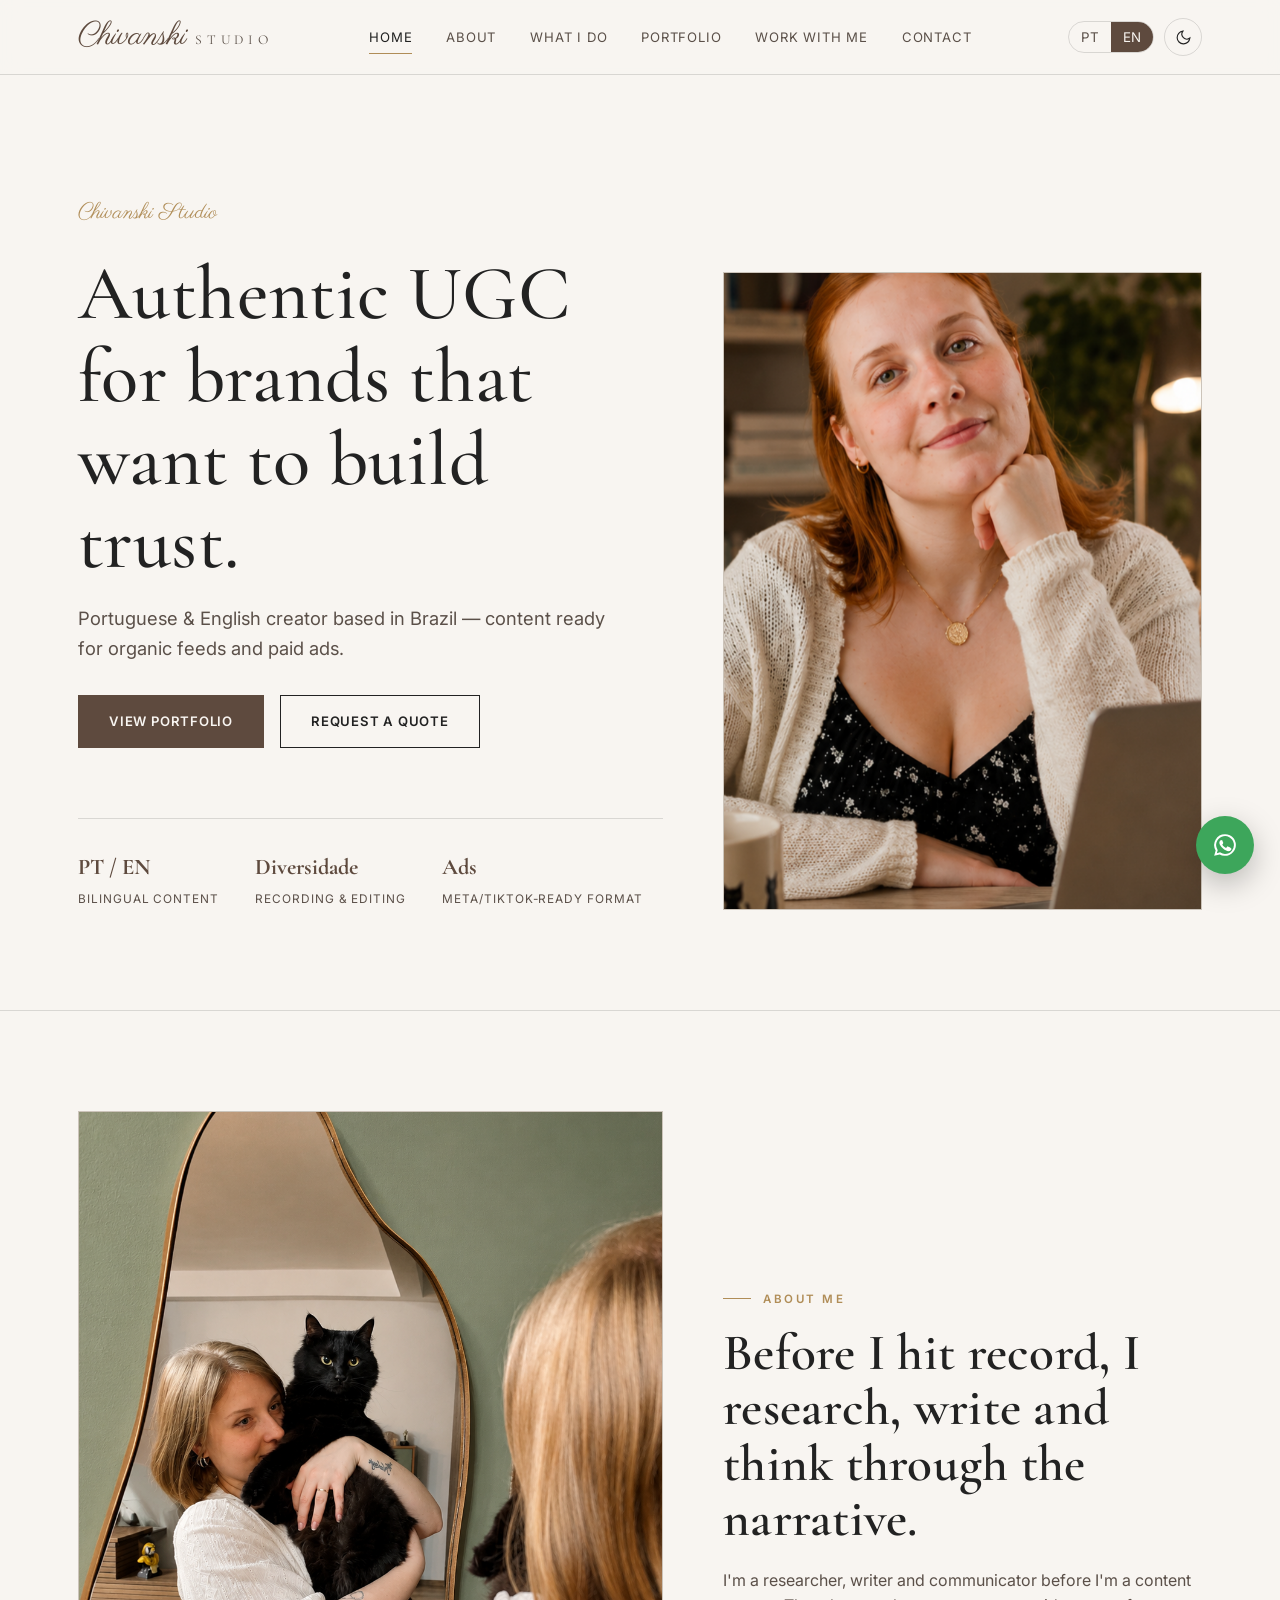
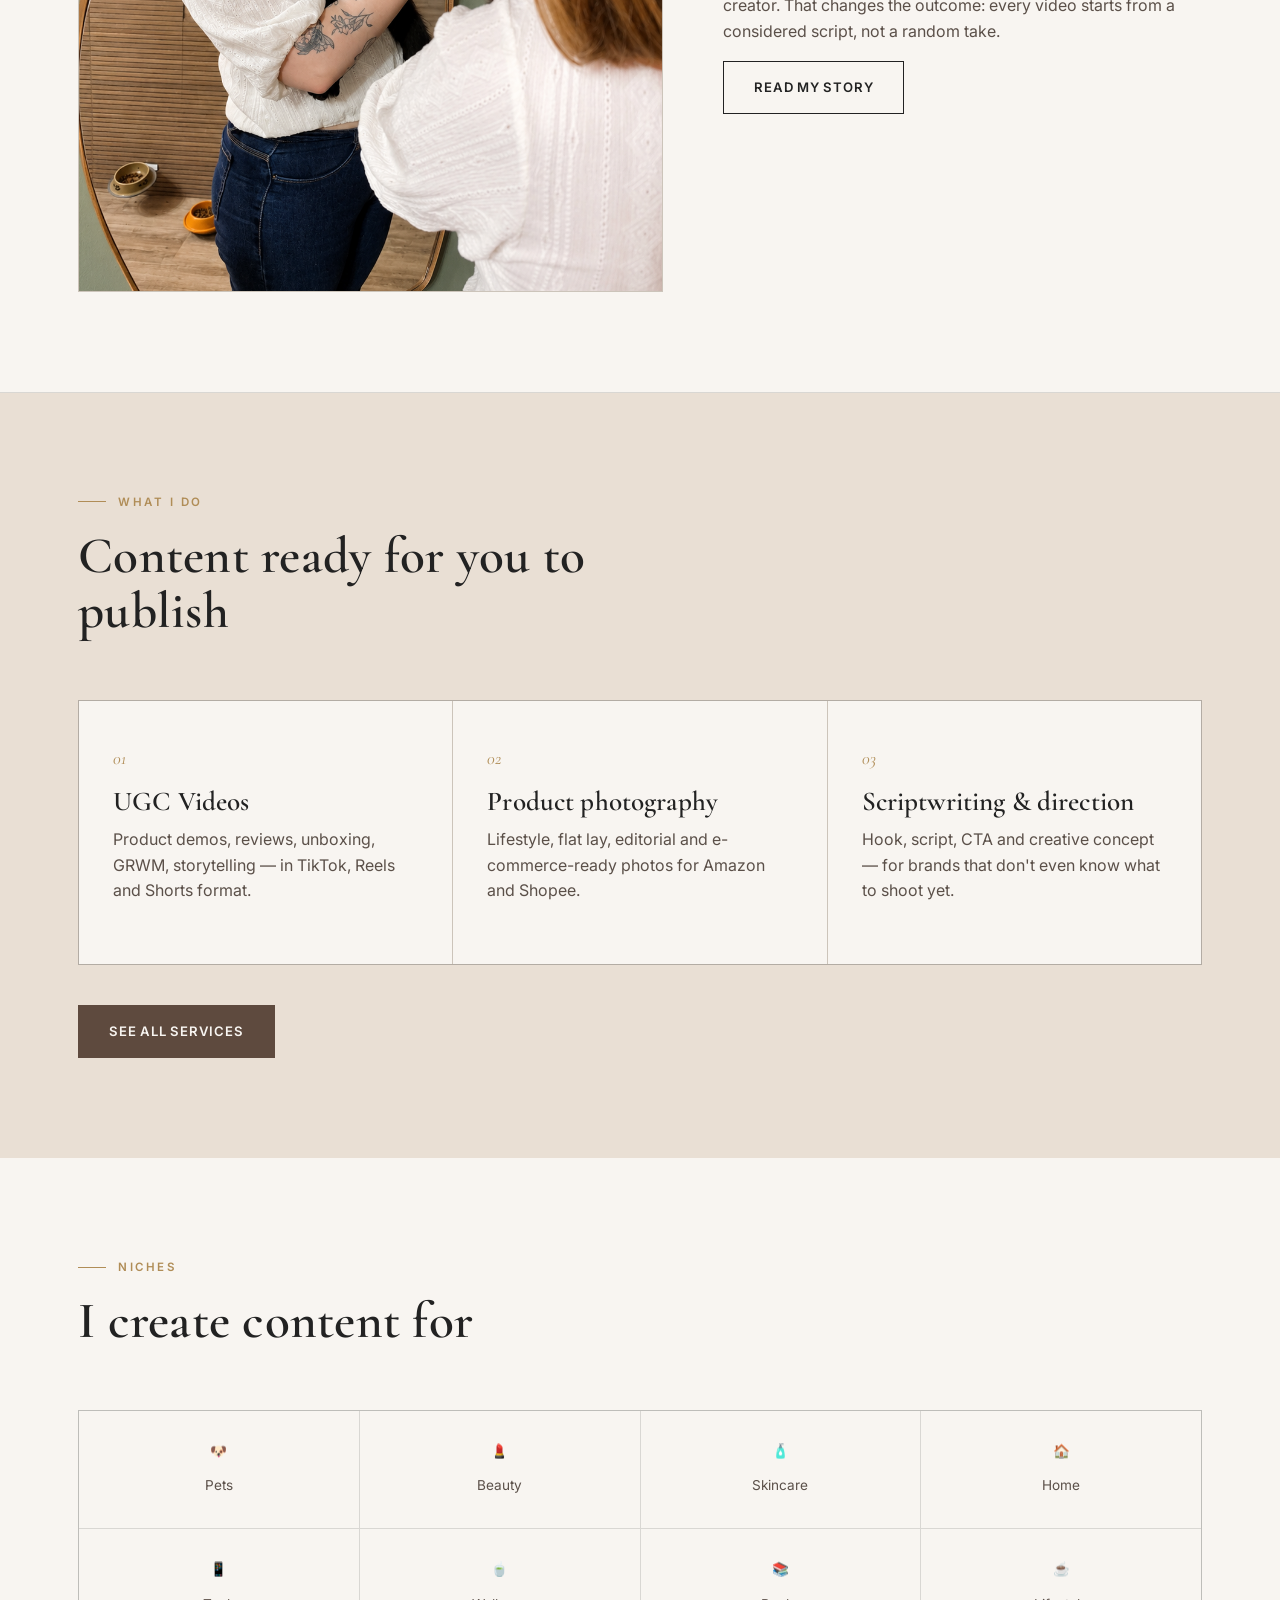
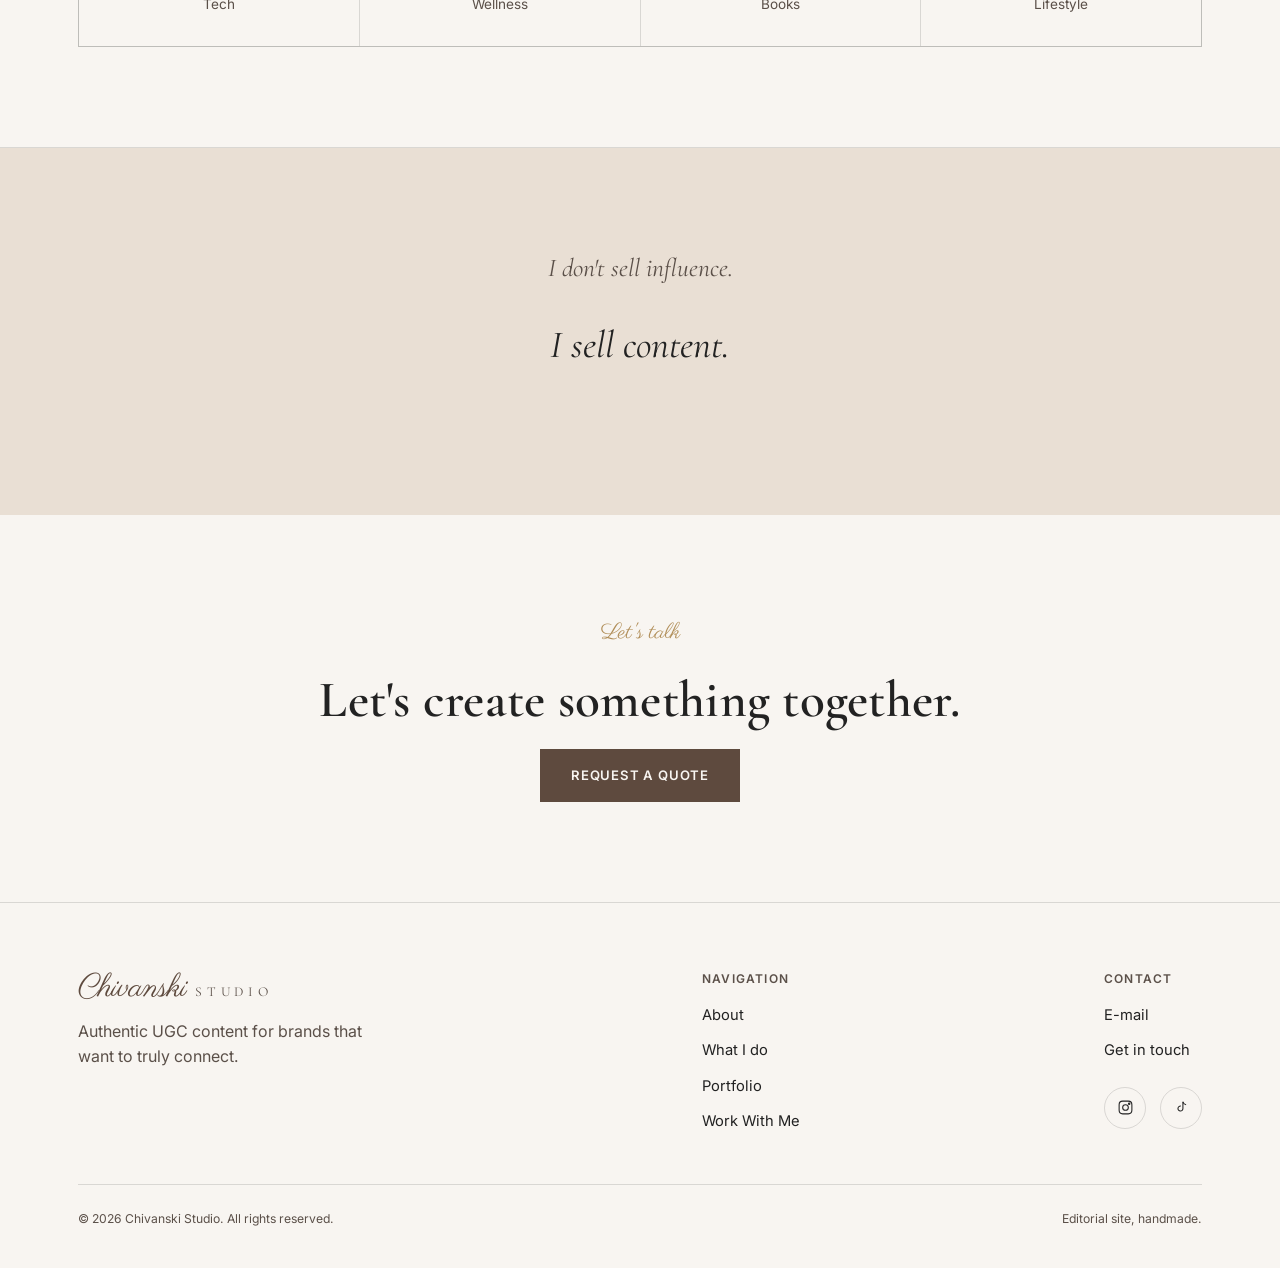
<file: index.html>
<!DOCTYPE html>
<html lang="pt-BR">
<head>
<meta charset="UTF-8">
<meta name="viewport" content="width=device-width, initial-scale=1.0">
<title>Chivanski Studio — UGC autêntico para marcas</title>
<meta name="description" content="Chivanski Studio produz vídeos e fotos UGC autênticos para marcas publicarem em seus próprios canais — em português e inglês.">
<meta name="theme-color" content="#5E4A3E">
<meta property="og:title" content="Chivanski Studio — UGC autêntico para marcas">
<meta property="og:description" content="Conteúdo UGC pronto para anúncios e redes, em português e inglês.">
<meta property="og:type" content="website">
<link rel="icon" href="data:,">
<link rel="preconnect" href="https://fonts.googleapis.com">
<link rel="stylesheet" href="css/style.css?v=4">
</head>
<body>

<header class="masthead">
  <div class="masthead-inner">
    <a href="index.html" class="logo">
      <span class="logo-script">Chivanski</span>
      <span class="logo-studio">Studio</span>
    </a>
    <nav class="nav-toc" aria-label="Navegação principal">
      <a href="index.html" aria-current="page" data-pt="Início" data-en="Home">Início</a>
      <a href="about.html" data-pt="Sobre" data-en="About">Sobre</a>
      <a href="services.html" data-pt="O que eu faço" data-en="What I do">O que eu faço</a>
      <a href="portfolio.html" data-pt="Portfólio" data-en="Portfolio">Portfólio</a>
      <a href="work-with-me.html" data-pt="Work With Me" data-en="Work With Me">Work With Me</a>
      <a href="contact.html" data-pt="Contato" data-en="Contact">Contato</a>
    </nav>
    <div class="nav-controls">
      <div class="lang-switch" aria-label="Idioma">
        <button data-lang="pt" class="active">PT</button>
        <button data-lang="en">EN</button>
      </div>
      <button class="icon-btn" data-theme-toggle aria-label="Alternar tema claro/escuro">
        <svg class="moon" viewBox="0 0 24 24" fill="none" stroke="currentColor" stroke-width="1.6"><path d="M21 12.8A9 9 0 1 1 11.2 3a7 7 0 0 0 9.8 9.8Z"/></svg>
        <svg class="sun" viewBox="0 0 24 24" fill="none" stroke="currentColor" stroke-width="1.6"><circle cx="12" cy="12" r="4.5"/><path d="M12 2v3M12 19v3M4.2 4.2l2.1 2.1M17.7 17.7l2.1 2.1M2 12h3M19 12h3M4.2 19.8l2.1-2.1M17.7 6.3l2.1-2.1"/></svg>
      </button>
      <button class="nav-burger" data-nav-burger aria-label="Abrir menu">
        <svg viewBox="0 0 24 24" fill="none" stroke="currentColor" stroke-width="1.8"><path d="M3 6h18M3 12h18M3 18h18"/></svg>
      </button>
    </div>
  </div>
</header>

<main>

  <!-- HERO -->
  <section class="hero">
    <div class="container hero-grid">
      <div>
        <p class="hero-kicker">Chivanski Studio</p>
        <h1 data-pt="UGC autêntico para marcas que querem construir confiança." data-en="Authentic UGC for brands that want to build trust.">UGC autêntico para marcas<br>que querem construir confiança.</h1>
        <p class="hero-lede" data-pt="Criadora brasileira — conteúdo em português e inglês, pronto para redes orgânicas e anúncios." data-en="Portuguese & English creator based in Brazil — content ready for organic feeds and paid ads.">Criadora brasileira — conteúdo em português e inglês, pronto para redes orgânicas e anúncios.</p>
        <div class="hero-actions">
          <a href="portfolio.html" class="btn btn-primary" data-pt="Ver portfólio" data-en="View portfolio">Ver portfólio</a>
          <a href="contact.html" class="btn btn-ghost" data-pt="Solicitar orçamento" data-en="Request a quote">Solicitar orçamento</a>
        </div>
        <div class="hero-stats">
          <div><strong style="font-size:1.4rem;">PT / EN</strong><span data-pt="Conteúdo bilíngue" data-en="Bilingual content">Conteúdo bilíngue</span></div>
          <div><strong style="font-size:1.4rem;">Diversidade</strong><span data-pt="Gravação & edição" data-en="Recording & editing">Gravação & edição</span></div>
          <div><strong style="font-size:1.4rem;">Ads</strong><span data-pt="Formato pronto pra Meta/TikTok" data-en="Meta/TikTok-ready format">Formato pronto pra Meta/TikTok</span></div>
        </div>
      </div>
      <div class="hero-frame reveal">
        <img src="assets/FOTOS/INDEX1.png" alt="Chivanski Studio" style="width:100%;height:100%;object-fit:cover;">
      </div>
    </div>
  </section>

  <hr class="divider">

  <!-- SOBRE TEASER -->
  <section>
    <div class="container hero-grid" style="align-items:center;">
      <div class="hero-frame reveal">
        <img src="assets/FOTOS/INDEX2.png" alt="Chivanski Studio" style="width:100%;height:100%;object-fit:cover;">
      </div>
      <div class="reveal">
        <p class="eyebrow" data-pt="Sobre mim" data-en="About me">Sobre mim</p>
        <h2 data-pt="Antes de gravar, eu escrevo, pesquiso e penso a narrativa." data-en="Before I hit record, I research, write and think through the narrative.">Antes de gravar, eu escrevo,<br>pesquiso e penso a narrativa.</h2>
        <p data-pt="Sou pesquisadora, escritora e comunicadora — antes de ser criadora de conteúdo. Isso muda o resultado: cada vídeo nasce de um roteiro pensado, não de uma gravação aleatória." data-en="I'm a researcher, writer and communicator before I'm a content creator. That changes the outcome: every video starts from a considered script, not a random take.">Sou pesquisadora, escritora e comunicadora — antes de ser criadora de conteúdo. Isso muda o resultado: cada vídeo nasce de um roteiro pensado, não de uma gravação aleatória.</p>
        <a href="about.html" class="btn btn-ghost" data-pt="Conheça minha história" data-en="Read my story">Conheça minha história</a>
      </div>
    </div>
  </section>

  <hr class="divider">

  <!-- O QUE EU FAÇO TEASER -->
  <section class="bg-surface">
    <div class="container">
      <div class="section-head reveal">
        <p class="eyebrow" data-pt="O que eu faço" data-en="What I do">O que eu faço</p>
        <h2 data-pt="Conteúdo pronto pra você publicar" data-en="Content ready for you to publish">Conteúdo pronto pra você publicar</h2>
      </div>
      <div class="grid-3 reveal">
        <div class="service-card">
          <span class="service-num">01</span>
          <h3 data-pt="Vídeos UGC" data-en="UGC Videos">Vídeos UGC</h3>
          <p data-pt="Product demos, reviews, unboxing, GRWM, storytelling — em formato TikTok, Reels e Shorts." data-en="Product demos, reviews, unboxing, GRWM, storytelling — in TikTok, Reels and Shorts format.">Product demos, reviews, unboxing, GRWM, storytelling — em formato TikTok, Reels e Shorts.</p>
        </div>
        <div class="service-card">
          <span class="service-num">02</span>
          <h3 data-pt="Fotografia de produto" data-en="Product photography">Fotografia de produto</h3>
          <p data-pt="Lifestyle, flat lay, editorial e fotos prontas para e-commerce, Amazon e Shopee." data-en="Lifestyle, flat lay, editorial and e-commerce-ready photos for Amazon and Shopee.">Lifestyle, flat lay, editorial e fotos prontas para e-commerce, Amazon e Shopee.</p>
        </div>
        <div class="service-card">
          <span class="service-num">03</span>
          <h3 data-pt="Roteiro & direção" data-en="Scriptwriting & direction">Roteiro & direção</h3>
          <p data-pt="Gancho, roteiro, CTA e conceito criativo — pra marcas que não sabem nem o que gravar." data-en="Hook, script, CTA and creative concept — for brands that don't even know what to shoot yet.">Gancho, roteiro, CTA e conceito criativo — pra marcas que não sabem nem o que gravar.</p>
        </div>
      </div>
      <div style="margin-top:40px;">
        <a href="services.html" class="btn btn-primary" data-pt="Ver todos os serviços" data-en="See all services">Ver todos os serviços</a>
      </div>
    </div>
  </section>

  <!-- NICHOS -->
  <section>
    <div class="container">
      <div class="section-head reveal">
        <p class="eyebrow" data-pt="Nichos" data-en="Niches">Nichos</p>
        <h2 data-pt="Crio conteúdo para" data-en="I create content for">Crio conteúdo para</h2>
      </div>
      <div class="niche-grid reveal">
        <div class="niche-card"><span class="niche-emoji">🐶</span><span data-pt="Pets" data-en="Pets">Pets</span></div>
        <div class="niche-card"><span class="niche-emoji">💄</span><span data-pt="Beleza" data-en="Beauty">Beleza</span></div>
        <div class="niche-card"><span class="niche-emoji">🧴</span><span data-pt="Skincare" data-en="Skincare">Skincare</span></div>
        <div class="niche-card"><span class="niche-emoji">🏠</span><span data-pt="Casa" data-en="Home">Casa</span></div>
        <div class="niche-card"><span class="niche-emoji">📱</span><span data-pt="Tech" data-en="Tech">Tech</span></div>
        <div class="niche-card"><span class="niche-emoji">🍵</span><span data-pt="Wellness" data-en="Wellness">Wellness</span></div>
        <div class="niche-card"><span class="niche-emoji">📚</span><span data-pt="Livros" data-en="Books">Livros</span></div>
        <div class="niche-card"><span class="niche-emoji">☕</span><span data-pt="Lifestyle" data-en="Lifestyle">Lifestyle</span></div>
      </div>
    </div>
  </section>

  <hr class="divider">

  <!-- MANIFESTO -->
  <section class="bg-surface">
    <div class="container manifesto reveal">
      <p class="not" data-pt="Eu não vendo influência." data-en="I don't sell influence.">Eu não vendo influência.</p>
      <p class="yes" data-pt="Eu vendo conteúdo." data-en="I sell content.">Eu vendo conteúdo.</p>
    </div>
  </section>

  <!-- CTA FINAL -->
  <section>
    <div class="container" style="text-align:center;">
      <p class="hero-kicker" style="justify-content:center;display:block;" data-pt="Vamos conversar" data-en="Let's talk">Vamos conversar</p>
      <h2 data-pt="Vamos criar algo juntos." data-en="Let's create something together.">Vamos criar algo juntos.</h2>
      <a href="contact.html" class="btn btn-primary" data-pt="Solicitar orçamento" data-en="Request a quote">Solicitar orçamento</a>
    </div>
  </section>

</main>

<footer class="colophon">
  <div class="container">
    <div class="colophon-top">
      <div>
        <a href="index.html" class="logo">
          <span class="logo-script">Chivanski</span>
          <span class="logo-studio">Studio</span>
        </a>
        <p style="max-width:32ch;margin-top:14px;" data-pt="Conteúdo UGC autêntico para marcas que querem se conectar de verdade." data-en="Authentic UGC content for brands that want to truly connect.">Conteúdo UGC autêntico para marcas que querem se conectar de verdade.</p>
      </div>
      <div>
        <h4 data-pt="Navegação" data-en="Navigation">Navegação</h4>
        <ul class="colophon-links">
          <li><a href="about.html" data-pt="Sobre" data-en="About">Sobre</a></li>
          <li><a href="services.html" data-pt="O que eu faço" data-en="What I do">O que eu faço</a></li>
          <li><a href="portfolio.html" data-pt="Portfólio" data-en="Portfolio">Portfólio</a></li>
          <li><a href="work-with-me.html" data-pt="Work With Me" data-en="Work With Me">Work With Me</a></li>
        </ul>
      </div>
      <div>
        <h4 data-pt="Contato" data-en="Contact">Contato</h4>
        <ul class="colophon-links">
          <li><a href="mailto:chivanskistudio@gmail.com">E-mail</a></li>
          <li><a href="contact.html" data-pt="Fale comigo" data-en="Get in touch">Fale comigo</a></li>
        </ul>
        <div class="social-row">
          <a href="https://www.instagram.com/chivanskistudio/" aria-label="Instagram"><svg viewBox="0 0 24 24" fill="none" stroke="currentColor" stroke-width="1.5"><rect x="3" y="3" width="18" height="18" rx="5"/><circle cx="12" cy="12" r="4"/><circle cx="17.2" cy="6.8" r="1"/></svg></a>
          <a href="https://www.tiktok.com/@chivanskistudio" aria-label="TikTok"><svg viewBox="0 0 24 24" fill="none" stroke="currentColor" stroke-width="1.5"><path d="M14 4v9.5a3.5 3.5 0 1 1-3-3.46"/><path d="M14 4c.6 2.2 2.3 3.7 4.5 4"/></svg></a>
        </div>
      </div>
    </div>
    <div class="colophon-bottom">
      <span>© <span data-year>2026</span> Chivanski Studio. <span data-pt="Todos os direitos reservados." data-en="All rights reserved.">Todos os direitos reservados.</span></span>
      <span data-pt="Site editorial, feito à mão." data-en="Editorial site, handmade.">Site editorial, feito à mão.</span>
    </div>
  </div>
</footer>

<a class="wa-float" href="https://wa.me/555399454528?text=Oi%20Chivanski!%20Vim%20do%20seu%20site%20e%20quero%20conversar%20sobre%20um%20projeto." target="_blank" rel="noopener" aria-label="WhatsApp">
  <svg viewBox="0 0 24 24" fill="currentColor"><path d="M12 2a10 10 0 0 0-8.6 15.1L2 22l5.1-1.3A10 10 0 1 0 12 2Zm0 18.2a8.2 8.2 0 0 1-4.2-1.2l-.3-.2-3 .8.8-2.9-.2-.3A8.2 8.2 0 1 1 12 20.2Zm4.5-6.1c-.2-.1-1.5-.7-1.7-.8-.2-.1-.4-.1-.6.1-.2.2-.6.8-.8 1-.1.2-.3.2-.6.1-.2-.1-1-.4-1.9-1.2-.7-.6-1.2-1.4-1.3-1.6-.1-.2 0-.4.1-.5.1-.1.2-.3.4-.4.1-.2.2-.3.2-.5.1-.2 0-.4 0-.5s-.6-1.4-.8-1.9c-.2-.5-.4-.4-.6-.4h-.5c-.2 0-.5.1-.7.3-.2.2-.9.9-.9 2.2s1 2.6 1.1 2.7c.1.2 2 3 4.7 4.2.7.3 1.2.5 1.6.6.7.2 1.3.2 1.8.1.5-.1 1.5-.6 1.7-1.2.2-.6.2-1.1.2-1.2-.1-.1-.3-.2-.5-.3Z"/></svg>
</a>

<script src="js/script.js"></script>
</body>
</html>
</file>
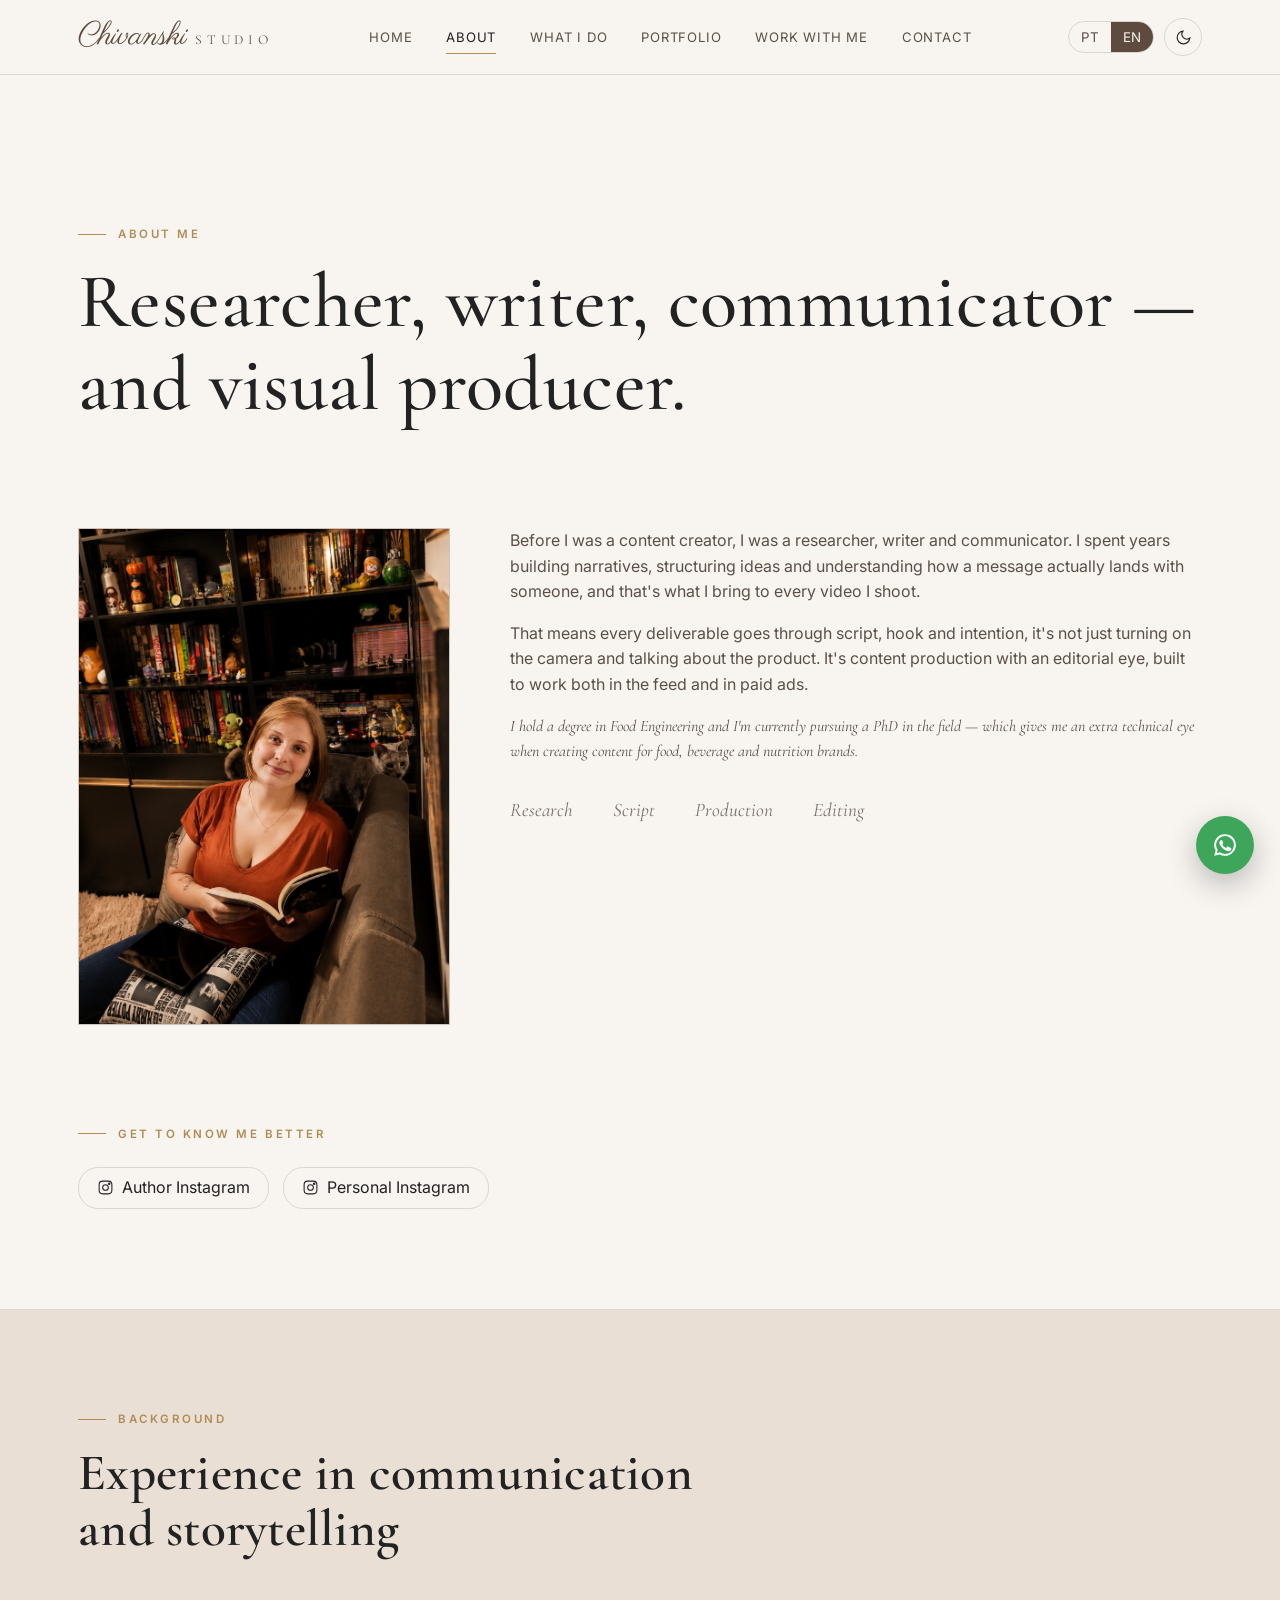
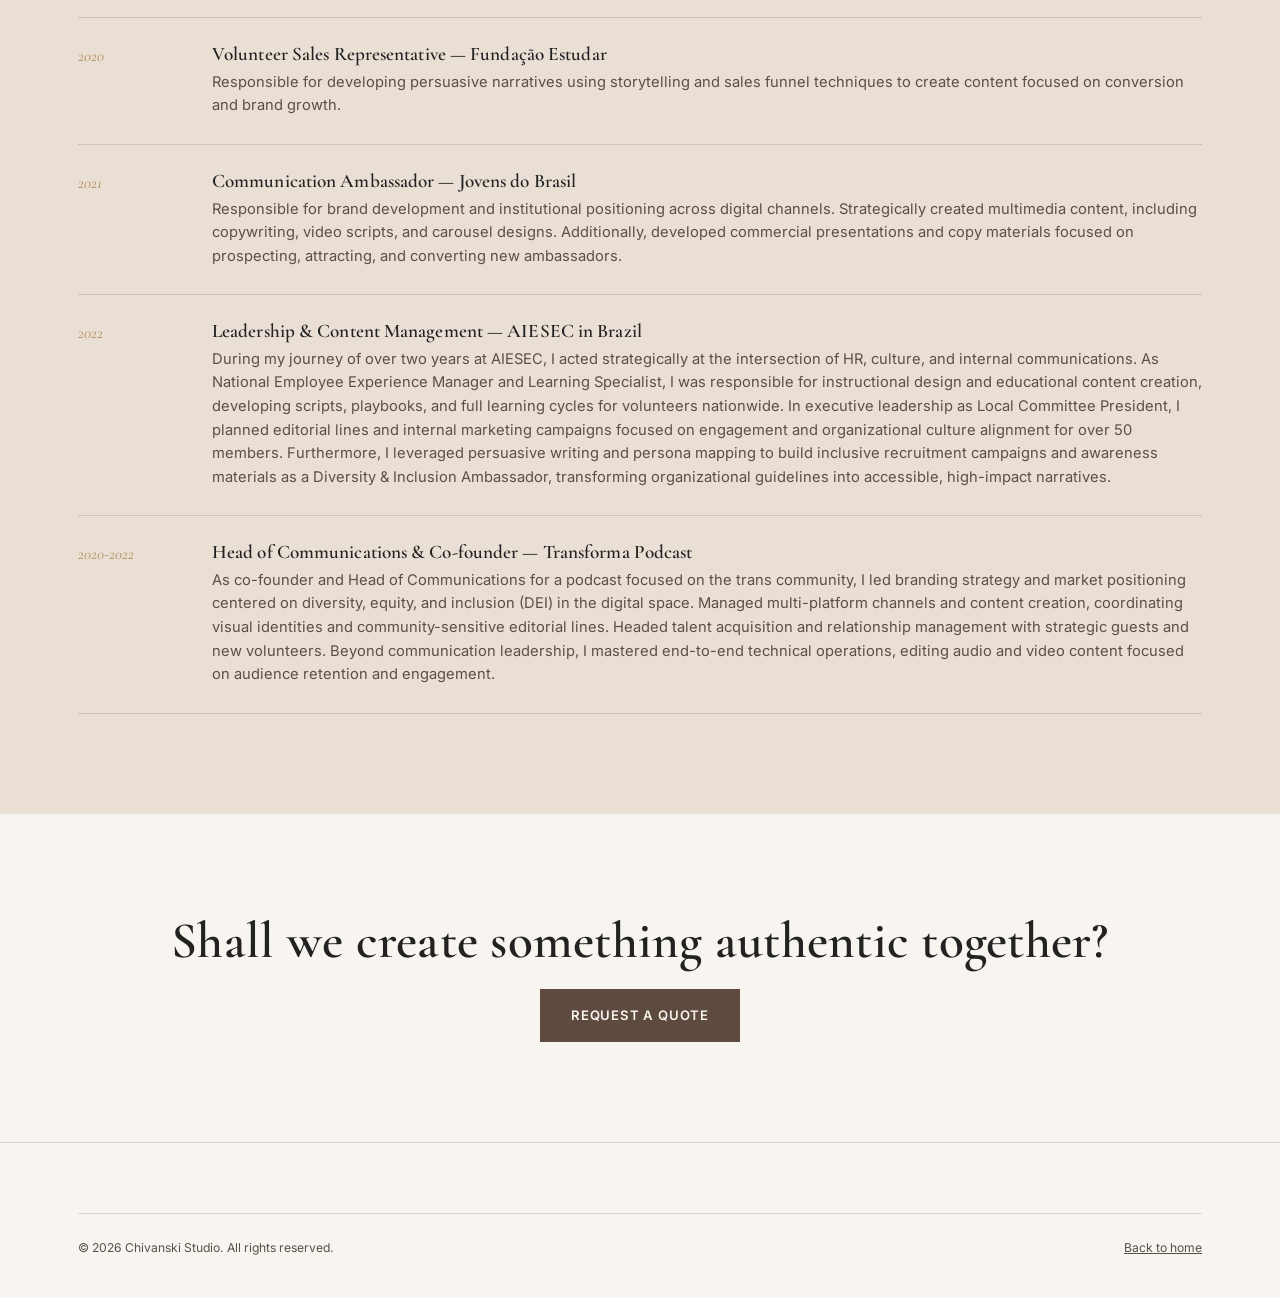
<file: about.html>
<!DOCTYPE html>
<html lang="pt-BR">
<head>
<meta charset="UTF-8">
<meta name="viewport" content="width=device-width, initial-scale=1.0">
<title>Sobre | Chivanski Studio</title>
<meta name="description" content="Pesquisadora, escritora e comunicadora antes de criadora de conteúdo — conheça a história por trás do Chivanski Studio.">
<meta name="theme-color" content="#5E4A3E">
<link rel="icon" href="data:,">
<link rel="stylesheet" href="css/style.css?v=4">
</head>
<body>

<header class="masthead">
  <div class="masthead-inner">
    <a href="index.html" class="logo">
      <span class="logo-script">Chivanski</span>
      <span class="logo-studio">Studio</span>
    </a>
    <nav class="nav-toc" aria-label="Navegação principal">
      <a href="index.html" data-pt="Início" data-en="Home">Início</a>
      <a href="about.html" aria-current="page" data-pt="Sobre" data-en="About">Sobre</a>
      <a href="services.html" data-pt="O que eu faço" data-en="What I do">O que eu faço</a>
      <a href="portfolio.html" data-pt="Portfólio" data-en="Portfolio">Portfólio</a>
      <a href="work-with-me.html" data-pt="Work With Me" data-en="Work With Me">Work With Me</a>
      <a href="contact.html" data-pt="Contato" data-en="Contact">Contato</a>
    </nav>
    <div class="nav-controls">
      <div class="lang-switch" aria-label="Idioma">
        <button data-lang="pt" class="active">PT</button>
        <button data-lang="en">EN</button>
      </div>
      <button class="icon-btn" data-theme-toggle aria-label="Alternar tema claro/escuro">
        <svg class="moon" viewBox="0 0 24 24" fill="none" stroke="currentColor" stroke-width="1.6"><path d="M21 12.8A9 9 0 1 1 11.2 3a7 7 0 0 0 9.8 9.8Z"/></svg>
        <svg class="sun" viewBox="0 0 24 24" fill="none" stroke="currentColor" stroke-width="1.6"><circle cx="12" cy="12" r="4.5"/><path d="M12 2v3M12 19v3M4.2 4.2l2.1 2.1M17.7 17.7l2.1 2.1M2 12h3M19 12h3M4.2 19.8l2.1-2.1M17.7 6.3l2.1-2.1"/></svg>
      </button>
      <button class="nav-burger" data-nav-burger aria-label="Abrir menu">
        <svg viewBox="0 0 24 24" fill="none" stroke="currentColor" stroke-width="1.8"><path d="M3 6h18M3 12h18M3 18h18"/></svg>
      </button>
    </div>
  </div>
</header>

<main>
  <section class="page-hero">
    <div class="container">
      <p class="eyebrow" data-pt="Sobre mim" data-en="About me">Sobre mim</p>
      <h1 data-pt="Pesquisadora, escritora, comunicadora — e produtora visual." data-en="Researcher, writer, communicator — and visual producer.">Pesquisadora, escritora,<br>comunicadora — e produtora visual.</h1>
    </div>
  </section>

  <section style="padding-top:0;">
    <div class="container hero-grid" style="align-items:start;grid-template-columns:0.7fr 1.3fr;">
      <div class="hero-frame reveal">
        <img src="assets/FOTOS/FOTO3.png" alt="Chivanski Studio" style="width:100%;height:100%;object-fit:cover;">
      </div>
      <div class="reveal">
        <p data-pt="Antes de ser criadora de conteúdo, sou pesquisadora, escritora e comunicadora. Passei anos construindo narrativas, estruturando ideias e entendendo como uma mensagem realmente chega até alguém, e é isso que trago pra cada vídeo que gravo." data-en="Before I was a content creator, I was a researcher, writer and communicator. I spent years building narratives, structuring ideas and understanding how a message actually lands with someone, and that's what I bring to every video I shoot.">Antes de ser criadora de conteúdo, sou pesquisadora, escritora e comunicadora. Passei anos construindo narrativas, estruturando ideias e entendendo como uma mensagem realmente chega até alguém, e é isso que trago pra cada vídeo que gravo.</p>
        <p data-pt="Isso significa que cada entrega passa por roteiro, gancho e intenção, não é só ligar a câmera e falar do produto. É produção de conteúdo com estética editorial, pensada pra funcionar tanto no feed quanto em anúncio pago." data-en="That means every deliverable goes through script, hook and intention, it's not just turning on the camera and talking about the product. It's content production with an editorial eye, built to work both in the feed and in paid ads.">Isso significa que cada entrega passa por roteiro, gancho e intenção, não é só ligar a câmera e falar do produto. É produção de conteúdo com estética editorial, pensada pra funcionar tanto no feed quanto em anúncio pago.</p>
        <p class="folio" data-pt="Sou formada em Engenharia de Alimentos e atualmente curso doutorado na área — o que me dá um olhar técnico a mais na hora de criar conteúdo pra marcas de alimentos, bebidas e nutrição." data-en="I hold a degree in Food Engineering and I'm currently pursuing a PhD in the field — which gives me an extra technical eye when creating content for food, beverage and nutrition brands.">Sou formada em Engenharia de Alimentos e atualmente curso doutorado na área — o que me dá um olhar técnico a mais na hora de criar conteúdo pra marcas de alimentos, bebidas e nutrição.</p>
        <div class="brand-row" style="margin-top:30px;">
          <span class="brand-chip" data-pt="Pesquisa" data-en="Research">Pesquisa</span>
          <span class="brand-chip" data-pt="Roteiro" data-en="Script">Roteiro</span>
          <span class="brand-chip" data-pt="Produção" data-en="Production">Produção</span>
          <span class="brand-chip" data-pt="Edição" data-en="Editing">Edição</span>
        </div>
      </div>
    </div>
  </section>

  <section style="padding-top:0;">
    <div class="container reveal">
      <p class="eyebrow" data-pt="Me conheça melhor" data-en="Get to know me better">Me conheça melhor</p>
      <div class="social-row" style="justify-content:flex-start;">
        <a href="https://www.instagram.com/autora_larissacl/" target="_blank" rel="noopener" aria-label="Instagram — autora" style="width:auto;border-radius:20px;padding:9px 18px;gap:8px;">
          <svg width="16" height="16" viewBox="0 0 24 24" fill="none" stroke="currentColor" stroke-width="1.5"><rect x="3" y="3" width="18" height="18" rx="5"/><circle cx="12" cy="12" r="4"/><circle cx="17.2" cy="6.8" r="1"/></svg>
          <span data-pt="Instagram autora" data-en="Author Instagram">Instagram autora</span>
        </a>
        <a href="https://www.instagram.com/lbronski/" target="_blank" rel="noopener" aria-label="Instagram — pessoal" style="width:auto;border-radius:20px;padding:9px 18px;gap:8px;">
          <svg width="16" height="16" viewBox="0 0 24 24" fill="none" stroke="currentColor" stroke-width="1.5"><rect x="3" y="3" width="18" height="18" rx="5"/><circle cx="12" cy="12" r="4"/><circle cx="17.2" cy="6.8" r="1"/></svg>
          <span data-pt="Instagram pessoal" data-en="Personal Instagram">Instagram pessoal</span>
        </a>
      </div>
    </div>
  </section>
  
  <hr class="divider">

  <!-- BACKGROUND -->
  <section class="bg-surface">
    <div class="container">
      <div class="section-head reveal">
        <p class="eyebrow" data-pt="Background" data-en="Background">Background</p>
        <h2 data-pt="Experiência em comunicação e narrativa" data-en="Experience in communication and storytelling">Experiência em comunicação e narrativa</h2>
      </div>
      <ul class="background-list reveal">
        <li>
          <span class="bg-tag">2020</span>
          <div>
            <h4 data-pt="Vendedora Voluntária — Fundação Estudar" data-en="Volunteer Sales Representative — Fundação Estudar">Vendedora Voluntária — Fundação Estudar</h4>
            <p data-pt="Responsável por desenvolver narrativas persuasivas, utilizando técnicas de storytelling e funil de vendas para a criação de conteúdos focados em conversão e crescimento de marca." 
               data-en="Responsible for developing persuasive narratives using storytelling and sales funnel techniques to create content focused on conversion and brand growth."></p>
          </div>
        </li>
        <li>
          <span class="bg-tag">2021</span>
          <div>
            <h4 data-pt="Embaixadora de Comunicação — Jovens do Brasil" data-en="Communication Ambassador — Jovens do Brasil">Embaixadora de Comunicação — Jovens do Brasil</h4>
            <p data-pt="Responsável pelo desenvolvimento de marca e pelo posicionamento institucional da organização nos canais digitais. Atuei estrategicamente na criação de conteúdos multimídia, incluindo publicações textuais, roteiros de vídeos e designs em formato de carrossel. Além disso, desenvolvi apresentações comerciais e materiais de copywriting voltados para a prospecção, atração e conversão de novos embaixadores." 
               data-en="Responsible for brand development and institutional positioning across digital channels. Strategically created multimedia content, including copywriting, video scripts, and carousel designs. Additionally, developed commercial presentations and copy materials focused on prospecting, attracting, and converting new ambassadors."></p>
          </div>
        </li>
        <li>
          <span class="bg-tag">2022</span>
          <div>
            <h4 data-pt="Liderança e Gestão de Conteúdo — AIESEC no Brasil" data-en="Leadership & Content Management — AIESEC in Brazil">Liderança e Gestão de Conteúdo — AIESEC no Brasil</h4>
            <p data-pt="Durante minha trajetória de mais de dois anos na AIESEC no Brasil, atuei estrategicamente na intersecção entre gestão de pessoas, cultura e comunicação interna. Como Gerente Nacional de Experiência do Colaborador e Especialista de Aprendizagem, fui responsável pelo design instrucional e pela criação de conteúdo educativo, desenvolvendo roteiros, cartilhas didáticas e ciclos educacionais completos para a capacitação de voluntários em todo o país. Na liderança executiva como Presidente de Comitê Local, planejei linhas editoriais e campanhas de endomarketing focadas no engajamento e alinhamento de cultura organizacional para mais de 50 membros. Além disso, utilizei a escrita persuasiva e o mapeamento de personas para estruturar campanhas de recrutamento inclusivas e materiais de conscientização como Embaixadora de Diversidade e Inclusão, transformando diretrizes organizacionais em narrativas acessíveis e de alto impacto para a comunidade interna." 
               data-en="During my journey of over two years at AIESEC, I acted strategically at the intersection of HR, culture, and internal communications. As National Employee Experience Manager and Learning Specialist, I was responsible for instructional design and educational content creation, developing scripts, playbooks, and full learning cycles for volunteers nationwide. In executive leadership as Local Committee President, I planned editorial lines and internal marketing campaigns focused on engagement and organizational culture alignment for over 50 members. Furthermore, I leveraged persuasive writing and persona mapping to build inclusive recruitment campaigns and awareness materials as a Diversity & Inclusion Ambassador, transforming organizational guidelines into accessible, high-impact narratives."></p>
          </div>
        </li>
        <li>
          <span class="bg-tag">2020-2022</span>
          <div>
            <h4 data-pt="Head de Comunicação e Cofundadora — Transforma Podcast" data-en="Head of Communications & Co-founder — Transforma Podcast">Head de Comunicação e Cofundadora — Transforma Podcast</h4>
            <p data-pt="Como cofundadora e Head de Comunicação de um podcast focado no público trans, liderei a estratégia de branding e o posicionamento da marca com foco em diversidade, inclusão e representatividade no ambiente digital. Fui responsável pela gestão de canais e criação de conteúdo multiplataforma, coordenando o desenvolvimento de identidades visuais e linhas editoriais sensíveis à comunidade. Atuei diretamente na prospecção e relacionamento com entrevistados estratégicos e na atração de novos voluntários para o projeto. Além da liderança de comunicação, dominei a operação técnica de ponta a ponta, realizando a edição de áudio e vídeo focada na retenção e engajamento da audiência." 
               data-en="As co-founder and Head of Communications for a podcast focused on the trans community, I led branding strategy and market positioning centered on diversity, equity, and inclusion (DEI) in the digital space. Managed multi-platform channels and content creation, coordinating visual identities and community-sensitive editorial lines. Headed talent acquisition and relationship management with strategic guests and new volunteers. Beyond communication leadership, I mastered end-to-end technical operations, editing audio and video content focused on audience retention and engagement."></p>
          </div>
        </li>
      </ul>
    </div>
  </section>

  <section style="text-align:center;">
    <div class="container">
      <h2 data-pt="Vamos criar algo autêntico juntas?" data-en="Shall we create something authentic together?">Vamos criar algo<br>autêntico juntas?</h2>
      <a href="contact.html" class="btn btn-primary" data-pt="Solicitar orçamento" data-en="Request a quote">Solicitar orçamento</a>
    </div>
  </section>
</main>

<footer class="colophon">
  <div class="container">
    <div class="colophon-bottom">
      <span>© <span data-year>2026</span> Chivanski Studio. <span data-pt="Todos os direitos reservados." data-en="All rights reserved.">Todos os direitos reservados.</span></span>
      <a href="index.html" data-pt="Voltar ao início" data-en="Back to home">Voltar ao início</a>
    </div>
  </div>
</footer>

<a class="wa-float" href="https://wa.me/555399454528?text=Oi%20Chivanski!%20Vim%20do%20seu%20site%20e%20quero%20conversar%20sobre%20um%20projeto." target="_blank" rel="noopener" aria-label="WhatsApp">
  <svg viewBox="0 0 24 24" fill="currentColor"><path d="M12 2a10 10 0 0 0-8.6 15.1L2 22l5.1-1.3A10 10 0 1 0 12 2Zm0 18.2a8.2 8.2 0 0 1-4.2-1.2l-.3-.2-3 .8.8-2.9-.2-.3A8.2 8.2 0 1 1 12 20.2Zm4.5-6.1c-.2-.1-1.5-.7-1.7-.8-.2-.1-.4-.1-.6.1-.2.2-.6.8-.8 1-.1.2-.3.2-.6.1-.2-.1-1-.4-1.9-1.2-.7-.6-1.2-1.4-1.3-1.6-.1-.2 0-.4.1-.5.1-.1.2-.3.4-.4.1-.2.2-.3.2-.5.1-.2 0-.4 0-.5s-.6-1.4-.8-1.9c-.2-.5-.4-.4-.6-.4h-.5c-.2 0-.5.1-.7.3-.2.2-.9.9-.9 2.2s1 2.6 1.1 2.7c.1.2 2 3 4.7 4.2.7.3 1.2.5 1.6.6.7.2 1.3.2 1.8.1.5-.1 1.5-.6 1.7-1.2.2-.6.2-1.1.2-1.2-.1-.1-.3-.2-.5-.3Z"/></svg>
</a>

<script src="js/script.js"></script>
</body>
</html>
</file>
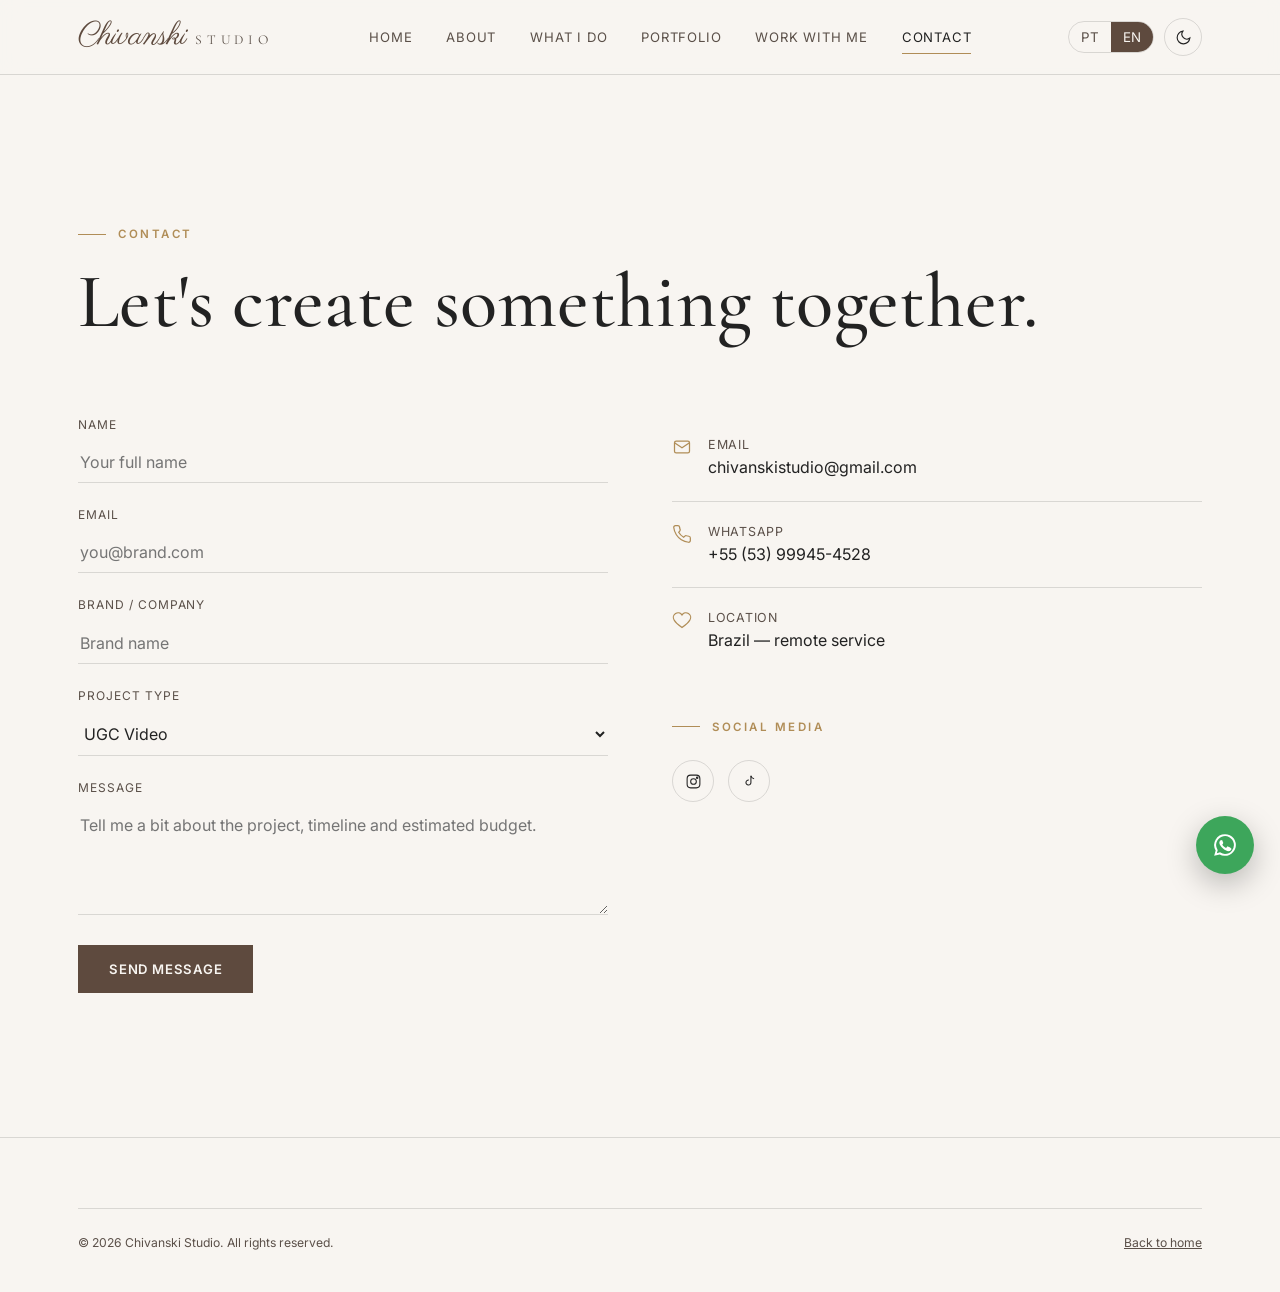
<file: contact.html>
<!DOCTYPE html>
<html lang="pt-BR">
<head>
<meta charset="UTF-8">
<meta name="viewport" content="width=device-width, initial-scale=1.0">
<title>Contato | Chivanski Studio</title>
<meta name="description" content="Fale com Chivanski Studio para orçamentos, parcerias e colaborações de conteúdo UGC.">
<meta name="theme-color" content="#5E4A3E">
<link rel="icon" href="data:,">
<link rel="stylesheet" href="css/style.css?v=4">
</head>
<body>

<header class="masthead">
  <div class="masthead-inner">
    <a href="index.html" class="logo">
      <span class="logo-script">Chivanski</span>
      <span class="logo-studio">Studio</span>
    </a>
    <nav class="nav-toc" aria-label="Navegação principal">
      <a href="index.html" data-pt="Início" data-en="Home">Início</a>
      <a href="about.html" data-pt="Sobre" data-en="About">Sobre</a>
      <a href="services.html" data-pt="O que eu faço" data-en="What I do">O que eu faço</a>
      <a href="portfolio.html" data-pt="Portfólio" data-en="Portfolio">Portfólio</a>
      <a href="work-with-me.html" data-pt="Work With Me" data-en="Work With Me">Work With Me</a>
      <a href="contact.html" aria-current="page" data-pt="Contato" data-en="Contact">Contato</a>
    </nav>
    <div class="nav-controls">
      <div class="lang-switch" aria-label="Idioma">
        <button data-lang="pt" class="active">PT</button>
        <button data-lang="en">EN</button>
      </div>
      <button class="icon-btn" data-theme-toggle aria-label="Alternar tema claro/escuro">
        <svg class="moon" viewBox="0 0 24 24" fill="none" stroke="currentColor" stroke-width="1.6"><path d="M21 12.8A9 9 0 1 1 11.2 3a7 7 0 0 0 9.8 9.8Z"/></svg>
        <svg class="sun" viewBox="0 0 24 24" fill="none" stroke="currentColor" stroke-width="1.6"><circle cx="12" cy="12" r="4.5"/><path d="M12 2v3M12 19v3M4.2 4.2l2.1 2.1M17.7 17.7l2.1 2.1M2 12h3M19 12h3M4.2 19.8l2.1-2.1M17.7 6.3l2.1-2.1"/></svg>
      </button>
      <button class="nav-burger" data-nav-burger aria-label="Abrir menu">
        <svg viewBox="0 0 24 24" fill="none" stroke="currentColor" stroke-width="1.8"><path d="M3 6h18M3 12h18M3 18h18"/></svg>
      </button>
    </div>
  </div>
</header>

<main>
  <section class="page-hero" style="padding-bottom:20px;">
    <div class="container">
      <p class="eyebrow" data-pt="Contato" data-en="Contact">Contato</p>
      <h1 data-pt="Vamos criar algo juntos." data-en="Let's create something together.">Vamos criar algo juntos.</h1>
    </div>
  </section>

  <section style="padding-top:20px;">
    <div class="container contact-grid">

      <form data-contact-form action="https://formspree.io/f/mbdnzowv" method="POST" class="reveal">
        <div class="field">
          <label for="name" data-pt="Nome" data-en="Name">Nome</label>
          <input id="name" name="name" type="text" required data-pt-placeholder="Seu nome completo" data-en-placeholder="Your full name" placeholder="Seu nome completo">
        </div>
        <div class="field">
          <label for="email" data-pt="E-mail" data-en="Email">E-mail</label>
          <input id="email" name="email" type="email" required data-pt-placeholder="voce@marca.com" data-en-placeholder="you@brand.com" placeholder="voce@marca.com">
        </div>
        <div class="field">
          <label for="brand" data-pt="Marca / Empresa" data-en="Brand / Company">Marca / Empresa</label>
          <input id="brand" name="brand" type="text" data-pt-placeholder="Nome da marca" data-en-placeholder="Brand name" placeholder="Nome da marca">
        </div>
        <div class="field">
          <label for="project" data-pt="Tipo de projeto" data-en="Project type">Tipo de projeto</label>
          <select id="project" name="project">
            <option data-pt="Vídeo UGC" data-en="UGC Video">Vídeo UGC</option>
            <option data-pt="Fotografia de produto" data-en="Product photography">Fotografia de produto</option>
            <option data-pt="Paid Ads" data-en="Paid Ads">Paid Ads</option>
            <option data-pt="Roteiro / Direção criativa" data-en="Scriptwriting / Creative direction">Roteiro / Direção criativa</option>
            <option data-pt="Pacote personalizado" data-en="Custom package">Pacote personalizado</option>
          </select>
        </div>
        <div class="field">
          <label for="message" data-pt="Mensagem" data-en="Message">Mensagem</label>
          <textarea id="message" name="message" required data-pt-placeholder="Conte um pouco sobre o projeto, prazo e orçamento estimado." data-en-placeholder="Tell me a bit about the project, timeline and estimated budget." placeholder="Conte um pouco sobre o projeto, prazo e orçamento estimado."></textarea>
        </div>
        <button type="submit" class="btn btn-primary" data-pt="Enviar mensagem" data-en="Send message">Enviar mensagem</button>
        <p class="form-status" role="status"></p>
      </form>

      <div class="reveal">
        <ul class="contact-info-list">
          <li>
            <svg class="ico" viewBox="0 0 24 24" fill="none" stroke="currentColor" stroke-width="1.5"><rect x="3" y="5" width="18" height="14" rx="2"/><path d="m3 7 9 6 9-6"/></svg>
            <div>
              <span data-pt="E-mail" data-en="Email" style="display:block;font-size:.78rem;color:var(--ink-soft);text-transform:uppercase;letter-spacing:.06em;">E-mail</span>
              <a href="mailto:contato@chivanskistudio.com">chivanskistudio@gmail.com</a>
            </div>
          </li>
          <li>
            <svg class="ico" viewBox="0 0 24 24" fill="none" stroke="currentColor" stroke-width="1.5"><path d="M22 16.9v3a2 2 0 0 1-2.2 2 19.8 19.8 0 0 1-8.6-3 19.5 19.5 0 0 1-6-6A19.8 19.8 0 0 1 2.1 4.2 2 2 0 0 1 4.1 2h3a2 2 0 0 1 2 1.7c.1.9.3 1.8.6 2.7a2 2 0 0 1-.4 2.1L8 9.9a16 16 0 0 0 6 6l1.4-1.4a2 2 0 0 1 2.1-.4c.9.3 1.8.5 2.7.6a2 2 0 0 1 1.8 2Z"/></svg>
            <div>
              <span data-pt="WhatsApp" data-en="WhatsApp" style="display:block;font-size:.78rem;color:var(--ink-soft);text-transform:uppercase;letter-spacing:.06em;">WhatsApp</span>
              <a href="https://wa.me/5500000000000" target="_blank" rel="noopener">+55 (53) 99945-4528</a>
            </div>
          </li>
          <li>
            <svg class="ico" viewBox="0 0 24 24" fill="none" stroke="currentColor" stroke-width="1.5"><path d="M12 21s-7-4.5-9.5-9A5.5 5.5 0 0 1 12 6a5.5 5.5 0 0 1 9.5 6c-2.5 4.5-9.5 9-9.5 9Z"/></svg>
            <div>
              <span data-pt="Localização" data-en="Location" style="display:block;font-size:.78rem;color:var(--ink-soft);text-transform:uppercase;letter-spacing:.06em;">Localização</span>
              <span data-pt="Brasil — atendimento remoto" data-en="Brazil — remote service">Brasil — atendimento remoto</span>
            </div>
          </li>
        </ul>

        <p class="eyebrow" style="margin-top:44px;" data-pt="Redes sociais" data-en="Social media">Redes sociais</p>
        <div class="social-row">
          <a href="https://www.instagram.com/chivanskistudio/" aria-label="Instagram"><svg viewBox="0 0 24 24" fill="none" stroke="currentColor" stroke-width="1.5"><rect x="3" y="3" width="18" height="18" rx="5"/><circle cx="12" cy="12" r="4"/><circle cx="17.2" cy="6.8" r="1"/></svg></a>
          <a href="https://www.tiktok.com/@chivanskistudio" aria-label="TikTok"><svg viewBox="0 0 24 24" fill="none" stroke="currentColor" stroke-width="1.5"><path d="M14 4v9.5a3.5 3.5 0 1 1-3-3.46"/><path d="M14 4c.6 2.2 2.3 3.7 4.5 4"/></svg></a>
        </div>
      </div>

    </div>
  </section>
</main>

<footer class="colophon">
  <div class="container">
    <div class="colophon-bottom">
      <span>© <span data-year>2026</span> Chivanski Studio. <span data-pt="Todos os direitos reservados." data-en="All rights reserved.">Todos os direitos reservados.</span></span>
      <a href="index.html" data-pt="Voltar ao início" data-en="Back to home">Voltar ao início</a>
    </div>
  </div>
</footer>

<a class="wa-float" href="https://wa.me/555399454528?text=Oi%20Chivanski!%20Vim%20do%20seu%20site%20e%20quero%20conversar%20sobre%20um%20projeto." target="_blank" rel="noopener" aria-label="WhatsApp">
<svg viewBox="0 0 24 24" fill="currentColor"><path d="M12 2a10 10 0 0 0-8.6 15.1L2 22l5.1-1.3A10 10 0 1 0 12 2Zm0 18.2a8.2 8.2 0 0 1-4.2-1.2l-.3-.2-3 .8.8-2.9-.2-.3A8.2 8.2 0 1 1 12 20.2Zm4.5-6.1c-.2-.1-1.5-.7-1.7-.8-.2-.1-.4-.1-.6.1-.2.2-.6.8-.8 1-.1.2-.3.2-.6.1-.2-.1-1-.4-1.9-1.2-.7-.6-1.2-1.4-1.3-1.6-.1-.2 0-.4.1-.5.1-.1.2-.3.4-.4.1-.2.2-.3.2-.5.1-.2 0-.4 0-.5s-.6-1.4-.8-1.9c-.2-.5-.4-.4-.6-.4h-.5c-.2 0-.5.1-.7.3-.2.2-.9.9-.9 2.2s1 2.6 1.1 2.7c.1.2 2 3 4.7 4.2.7.3 1.2.5 1.6.6.7.2 1.3.2 1.8.1.5-.1 1.5-.6 1.7-1.2.2-.6.2-1.1.2-1.2-.1-.1-.3-.2-.5-.3Z"/></svg>
</a>

<script src="js/script.js"></script>
</body>
</html>
</file>
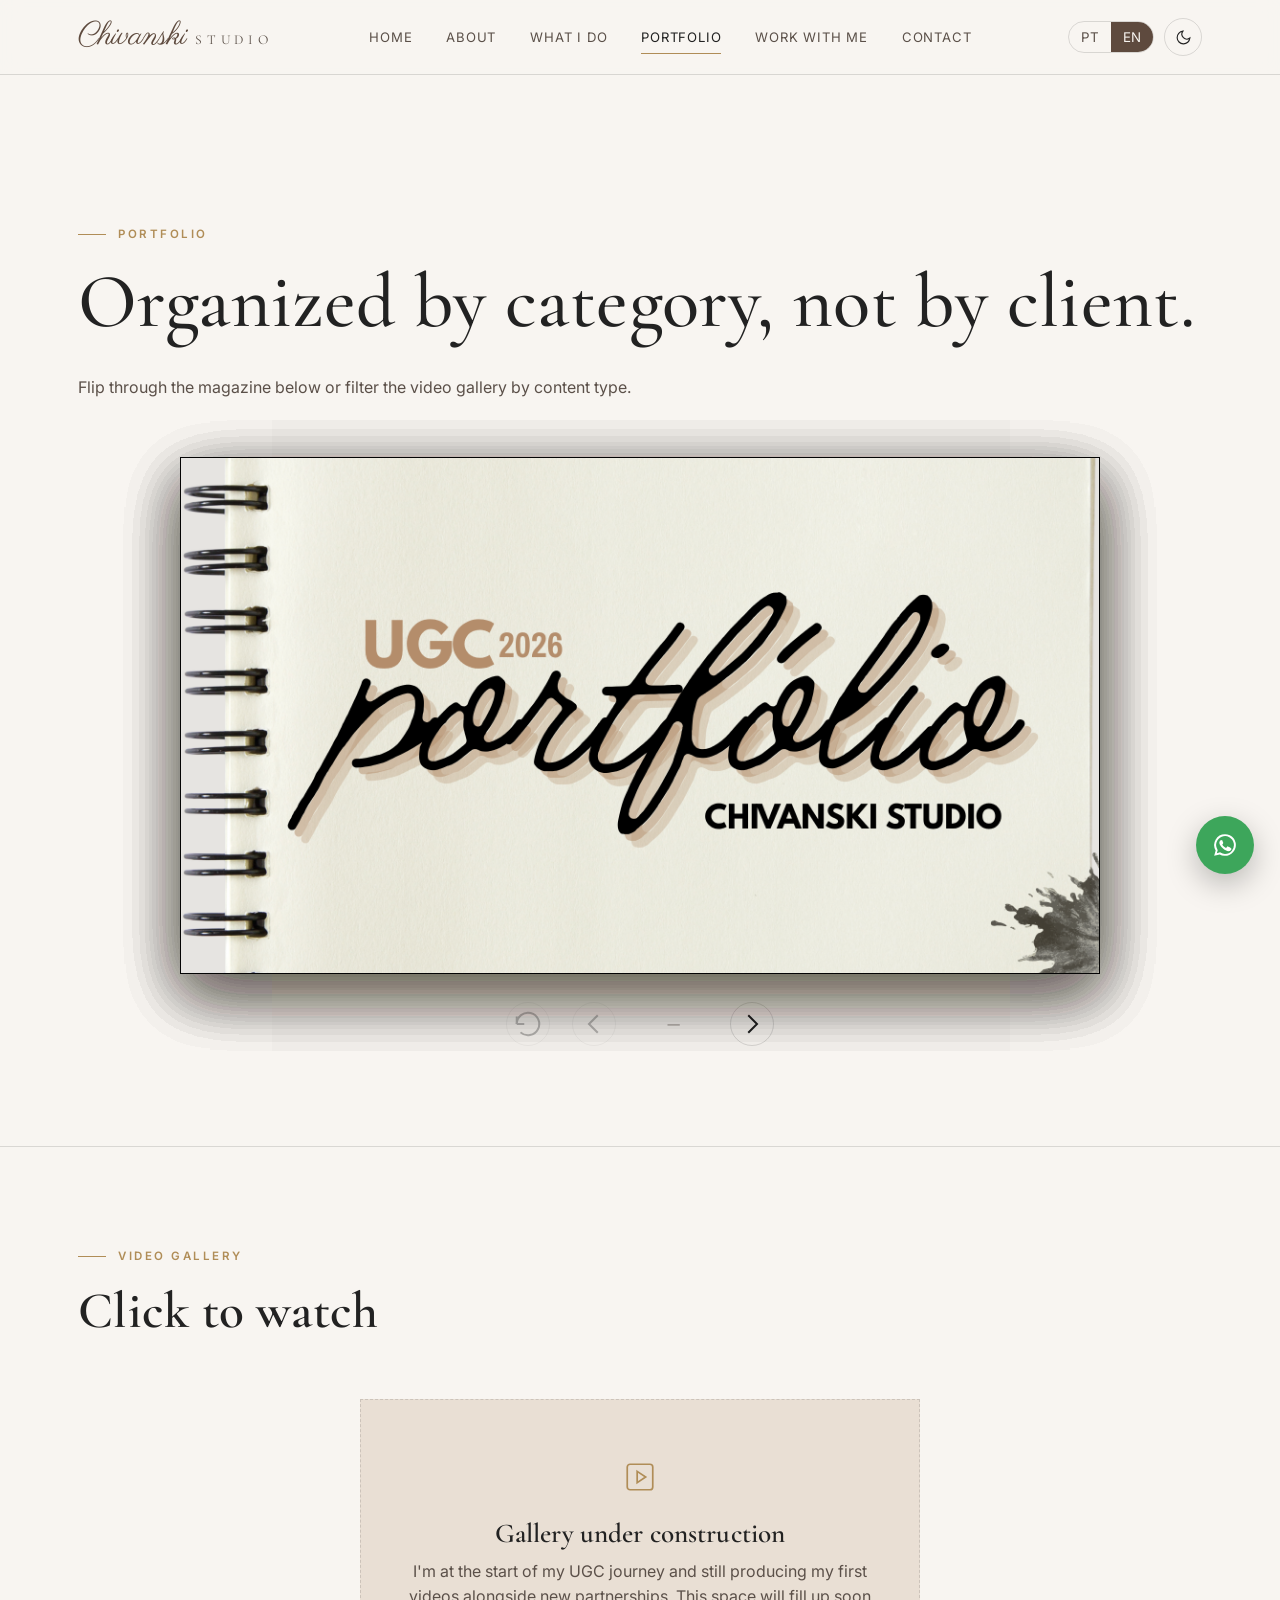
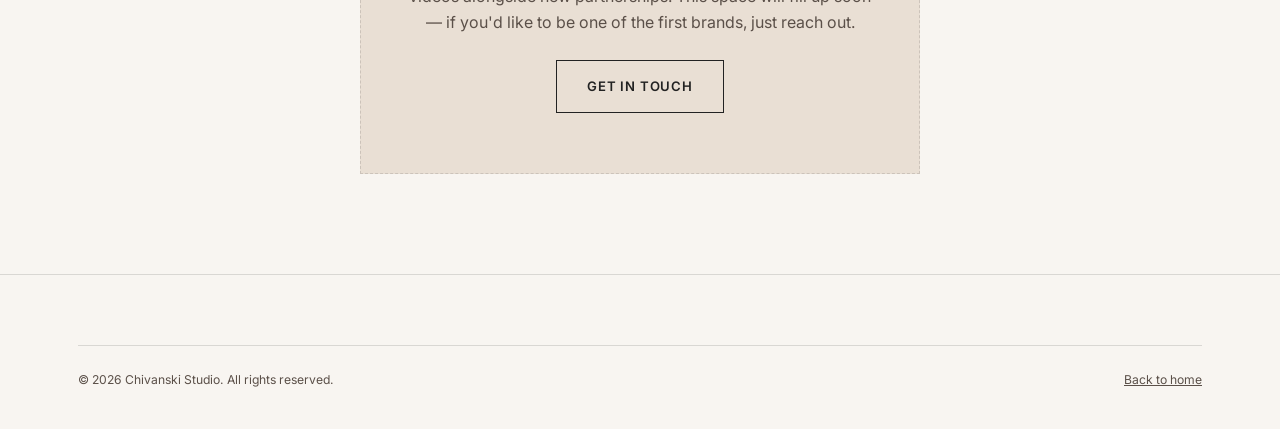
<file: portfolio.html>
<!DOCTYPE html>
<html lang="pt-BR">
<head>
<meta charset="UTF-8">
<meta name="viewport" content="width=device-width, initial-scale=1.0">
<title>Portfólio | Chivanski Studio</title>
<meta name="description" content="Portfólio organizado por categoria — on camera, home studio, fotos de produto, pets, ads finalizados e vídeos UGC.">
<meta name="theme-color" content="#5E4A3E">
<link rel="icon" href="data:,">
<link rel="stylesheet" href="css/style.css?v=4">
</head>
<body>

<header class="masthead">
  <div class="masthead-inner">
    <a href="index.html" class="logo">
      <span class="logo-script">Chivanski</span>
      <span class="logo-studio">Studio</span>
    </a>
    <nav class="nav-toc" aria-label="Navegação principal">
      <a href="index.html" data-pt="Início" data-en="Home">Início</a>
      <a href="about.html" data-pt="Sobre" data-en="About">Sobre</a>
      <a href="services.html" data-pt="O que eu faço" data-en="What I do">O que eu faço</a>
      <a href="portfolio.html" aria-current="page" data-pt="Portfólio" data-en="Portfolio">Portfólio</a>
      <a href="work-with-me.html" data-pt="Work With Me" data-en="Work With Me">Work With Me</a>
      <a href="contact.html" data-pt="Contato" data-en="Contact">Contato</a>
    </nav>
    <div class="nav-controls">
      <div class="lang-switch" aria-label="Idioma">
        <button data-lang="pt" class="active">PT</button>
        <button data-lang="en">EN</button>
      </div>
      <button class="icon-btn" data-theme-toggle aria-label="Alternar tema claro/escuro">
        <svg class="moon" viewBox="0 0 24 24" fill="none" stroke="currentColor" stroke-width="1.6"><path d="M21 12.8A9 9 0 1 1 11.2 3a7 7 0 0 0 9.8 9.8Z"/></svg>
        <svg class="sun" viewBox="0 0 24 24" fill="none" stroke="currentColor" stroke-width="1.6"><circle cx="12" cy="12" r="4.5"/><path d="M12 2v3M12 19v3M4.2 4.2l2.1 2.1M17.7 17.7l2.1 2.1M2 12h3M19 12h3M4.2 19.8l2.1-2.1M17.7 6.3l2.1-2.1"/></svg>
      </button>
      <button class="nav-burger" data-nav-burger aria-label="Abrir menu">
        <svg viewBox="0 0 24 24" fill="none" stroke="currentColor" stroke-width="1.8"><path d="M3 6h18M3 12h18M3 18h18"/></svg>
      </button>
    </div>
  </div>
</header>

<main>
  <section class="page-hero" style="padding-bottom:20px;">
    <div class="container">
      <p class="eyebrow" data-pt="Portfólio" data-en="Portfolio">Portfólio</p>
      <h1 data-pt="Organizado por categoria, não por cliente." data-en="Organized by category, not by client.">Organizado por categoria,<br>não por cliente.</h1>
      <p style="max-width:56ch;" data-pt="Folheie a revista abaixo ou filtre a galeria de vídeos por tipo de conteúdo." data-en="Flip through the magazine below or filter the video gallery by content type.">Folheie a revista abaixo ou filtre a galeria de vídeos por tipo de conteúdo.</p>
    </div>
  </section>

  <!-- FLIPBOOK -->
  <section style="padding-top:20px;">
    <div class="container flipbook-wrap">
      <div class="flipbook-stage full-bleed-mode" data-flipbook>

        <div class="flip-page full-bleed" style="z-index:9;">
          <img src="assets/portfolio/Portfolio1.png" alt="Capa — UGC Portfólio">
        </div>

        <div class="flip-page full-bleed" style="z-index:8;">
          <img src="assets/portfolio/Portfolio2.png" alt="Sobre mim">
        </div>

        <div class="flip-page full-bleed" style="z-index:7;">
          <img src="assets/portfolio/Portfolio3.png" alt="Por que trabalhar comigo">
        </div>

        <div class="flip-page full-bleed" style="z-index:6;">
          <img src="assets/portfolio/Portfolio4.png" alt="Em frente às câmeras">
        </div>

        <div class="flip-page full-bleed" style="z-index:5;">
          <img src="assets/portfolio/Portfolio5.png" alt="Coleção Pet">
        </div>

        <div class="flip-page full-bleed" style="z-index:4;">
          <img src="assets/portfolio/Portfolio6.png" alt="Coleção Casa">
        </div>

        <div class="flip-page full-bleed" style="z-index:3;">
          <img src="assets/portfolio/Portfolio7.png" alt="Serviços possíveis">
        </div>

        <div class="flip-page full-bleed" style="z-index:2;">
          <img src="assets/portfolio/Portfolio8.png" alt="Vamos criar conteúdos">
        </div>

        <div class="flip-page full-bleed" style="z-index:1;">
          <img src="assets/portfolio/Portfolio9.png" alt="Obrigada">
        </div>
      </div>

      <div class="flip-controls">
        <button data-flip-reset aria-label="Voltar à capa" title="Voltar à capa">
          <svg viewBox="0 0 24 24" fill="none" stroke="currentColor" stroke-width="1.6"><path d="M3 12a9 9 0 1 1 3 6.7"/><path d="M3 12V6M3 12h6"/></svg>
        </button>
        <button data-flip-prev aria-label="Página anterior">
          <svg viewBox="0 0 24 24" fill="none" stroke="currentColor" stroke-width="1.6"><path d="m15 5-7 7 7 7"/></svg>
        </button>
        <span class="flip-index" data-flip-index>—</span>
        <button data-flip-next aria-label="Próxima página">
          <svg viewBox="0 0 24 24" fill="none" stroke="currentColor" stroke-width="1.6"><path d="m9 5 7 7-7 7"/></svg>
        </button>
      </div>
    </div>
  </section>

  <hr class="divider">

  <!-- VIDEO GALLERY -->
  <section>
    <div class="container">
      <div class="section-head reveal">
        <p class="eyebrow" data-pt="Galeria de vídeos" data-en="Video gallery">Galeria de vídeos</p>
        <h2 data-pt="Clique para assistir" data-en="Click to watch">Clique para assistir</h2>
      </div>

      <div class="empty-state reveal">
        <svg viewBox="0 0 24 24" fill="none" stroke="currentColor" stroke-width="1.2" width="34" height="34"><path d="m10 8 6 4-6 4V8Z"/><rect x="3" y="3" width="18" height="18" rx="2"/></svg>
        <h3 data-pt="Galeria em construção" data-en="Gallery under construction">Galeria em construção</h3>
        <p data-pt="Estou no início da minha jornada em UGC e ainda estou produzindo os primeiros vídeos junto com novas parcerias. Em breve esse espaço vai estar cheio — se quiser ser uma das primeiras marcas, é só chamar." data-en="I'm at the start of my UGC journey and still producing my first videos alongside new partnerships. This space will fill up soon — if you'd like to be one of the first brands, just reach out.">Estou no início da minha jornada em UGC e ainda estou produzindo os primeiros vídeos junto com novas parcerias. Em breve esse espaço vai estar cheio — se quiser ser uma das primeiras marcas, é só chamar.</p>
        <a href="contact.html" class="btn btn-ghost" data-pt="Fale comigo" data-en="Get in touch">Fale comigo</a>
      </div>
    </div>
  </section>
</main>

<div class="modal" data-video-modal>
  <div class="modal-inner">
    <button class="modal-close" data-video-close data-pt="Fechar ✕" data-en="Close ✕">Fechar ✕</button>
  </div>
</div>

<footer class="colophon">
  <div class="container">
    <div class="colophon-bottom">
      <span>© <span data-year>2026</span> Chivanski Studio. <span data-pt="Todos os direitos reservados." data-en="All rights reserved.">Todos os direitos reservados.</span></span>
      <a href="index.html" data-pt="Voltar ao início" data-en="Back to home">Voltar ao início</a>
    </div>
  </div>
</footer>

<a class="wa-float" href="https://wa.me/555399454528?text=Oi%20Chivanski!%20Vim%20do%20seu%20site%20e%20quero%20conversar%20sobre%20um%20projeto." target="_blank" rel="noopener" aria-label="WhatsApp">
  <svg viewBox="0 0 24 24" fill="currentColor"><path d="M12 2a10 10 0 0 0-8.6 15.1L2 22l5.1-1.3A10 10 0 1 0 12 2Zm0 18.2a8.2 8.2 0 0 1-4.2-1.2l-.3-.2-3 .8.8-2.9-.2-.3A8.2 8.2 0 1 1 12 20.2Zm4.5-6.1c-.2-.1-1.5-.7-1.7-.8-.2-.1-.4-.1-.6.1-.2.2-.6.8-.8 1-.1.2-.3.2-.6.1-.2-.1-1-.4-1.9-1.2-.7-.6-1.2-1.4-1.3-1.6-.1-.2 0-.4.1-.5.1-.1.2-.3.4-.4.1-.2.2-.3.2-.5.1-.2 0-.4 0-.5s-.6-1.4-.8-1.9c-.2-.5-.4-.4-.6-.4h-.5c-.2 0-.5.1-.7.3-.2.2-.9.9-.9 2.2s1 2.6 1.1 2.7c.1.2 2 3 4.7 4.2.7.3 1.2.5 1.6.6.7.2 1.3.2 1.8.1.5-.1 1.5-.6 1.7-1.2.2-.6.2-1.1.2-1.2-.1-.1-.3-.2-.5-.3Z"/></svg>
</a>

<script src="js/script.js?v=2"></script>
<script src="js/flipbook.js?v=2"></script>
</body>
</html>
</file>
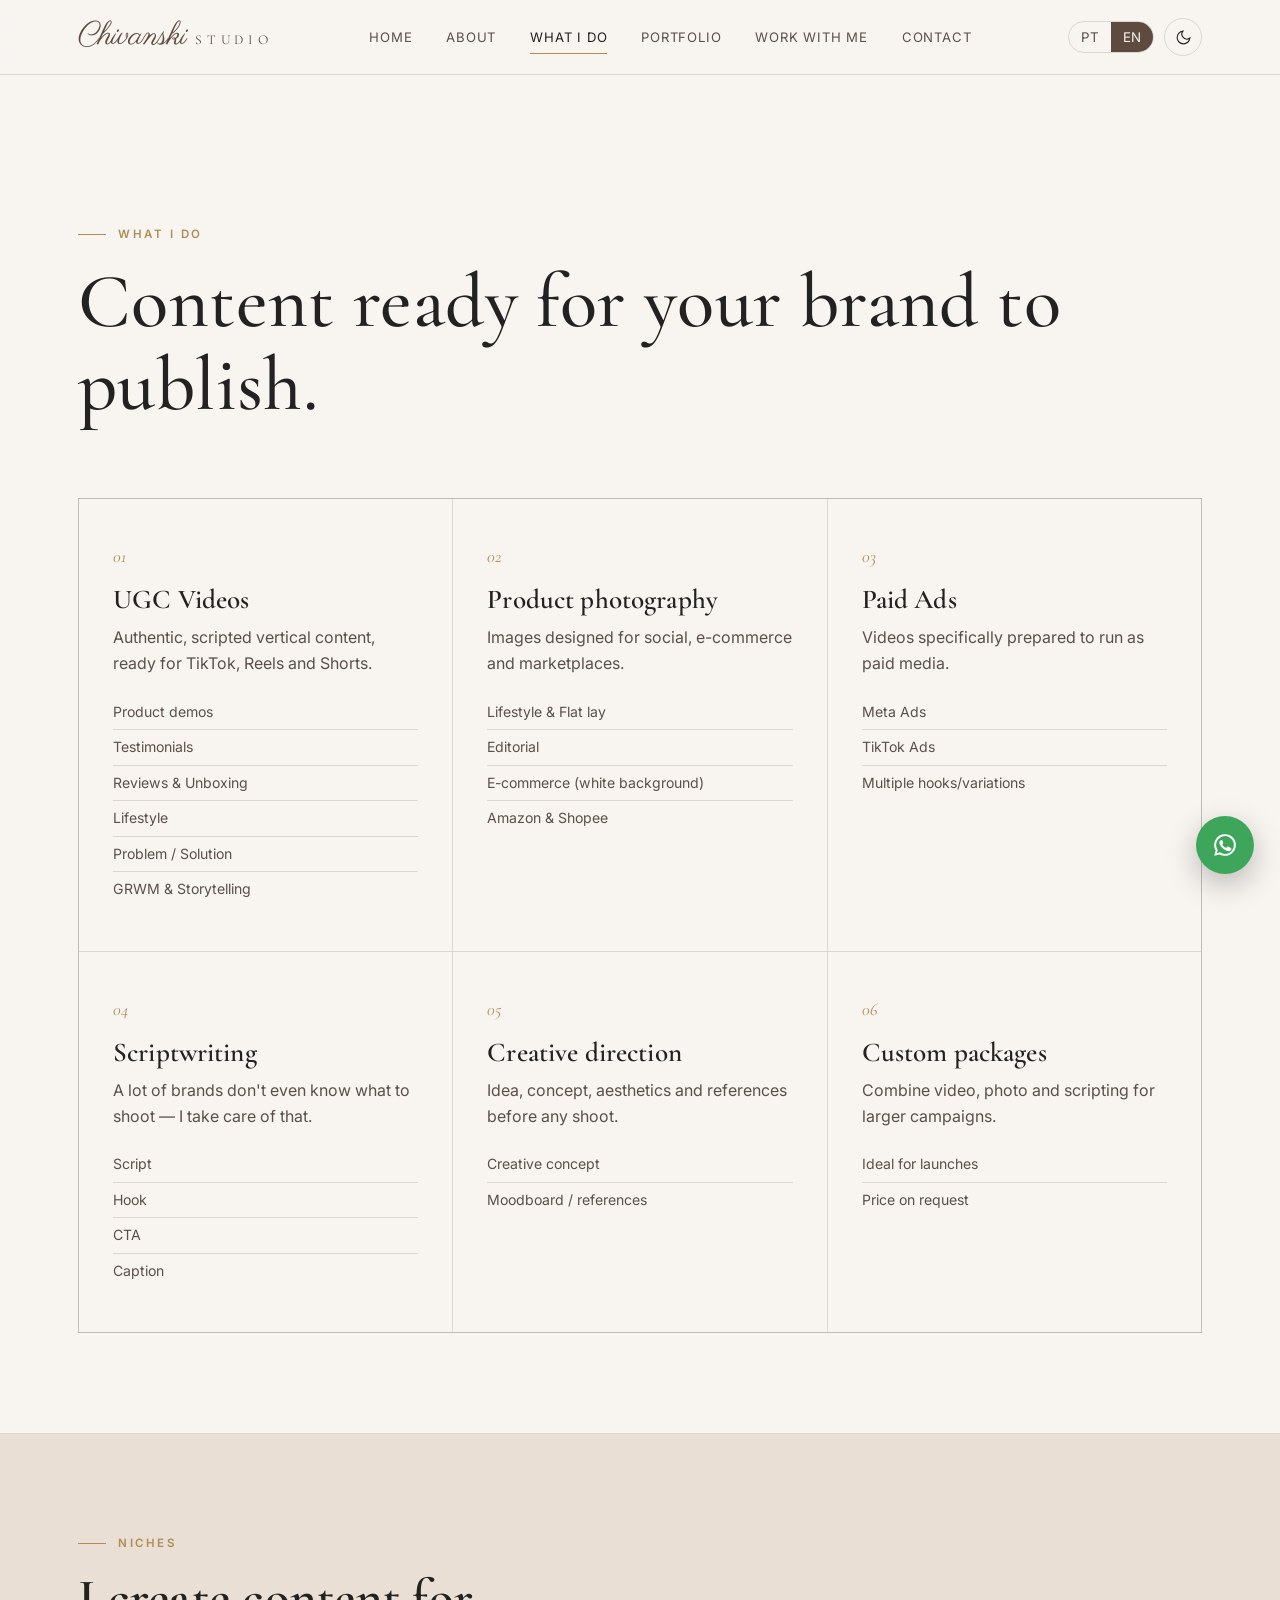
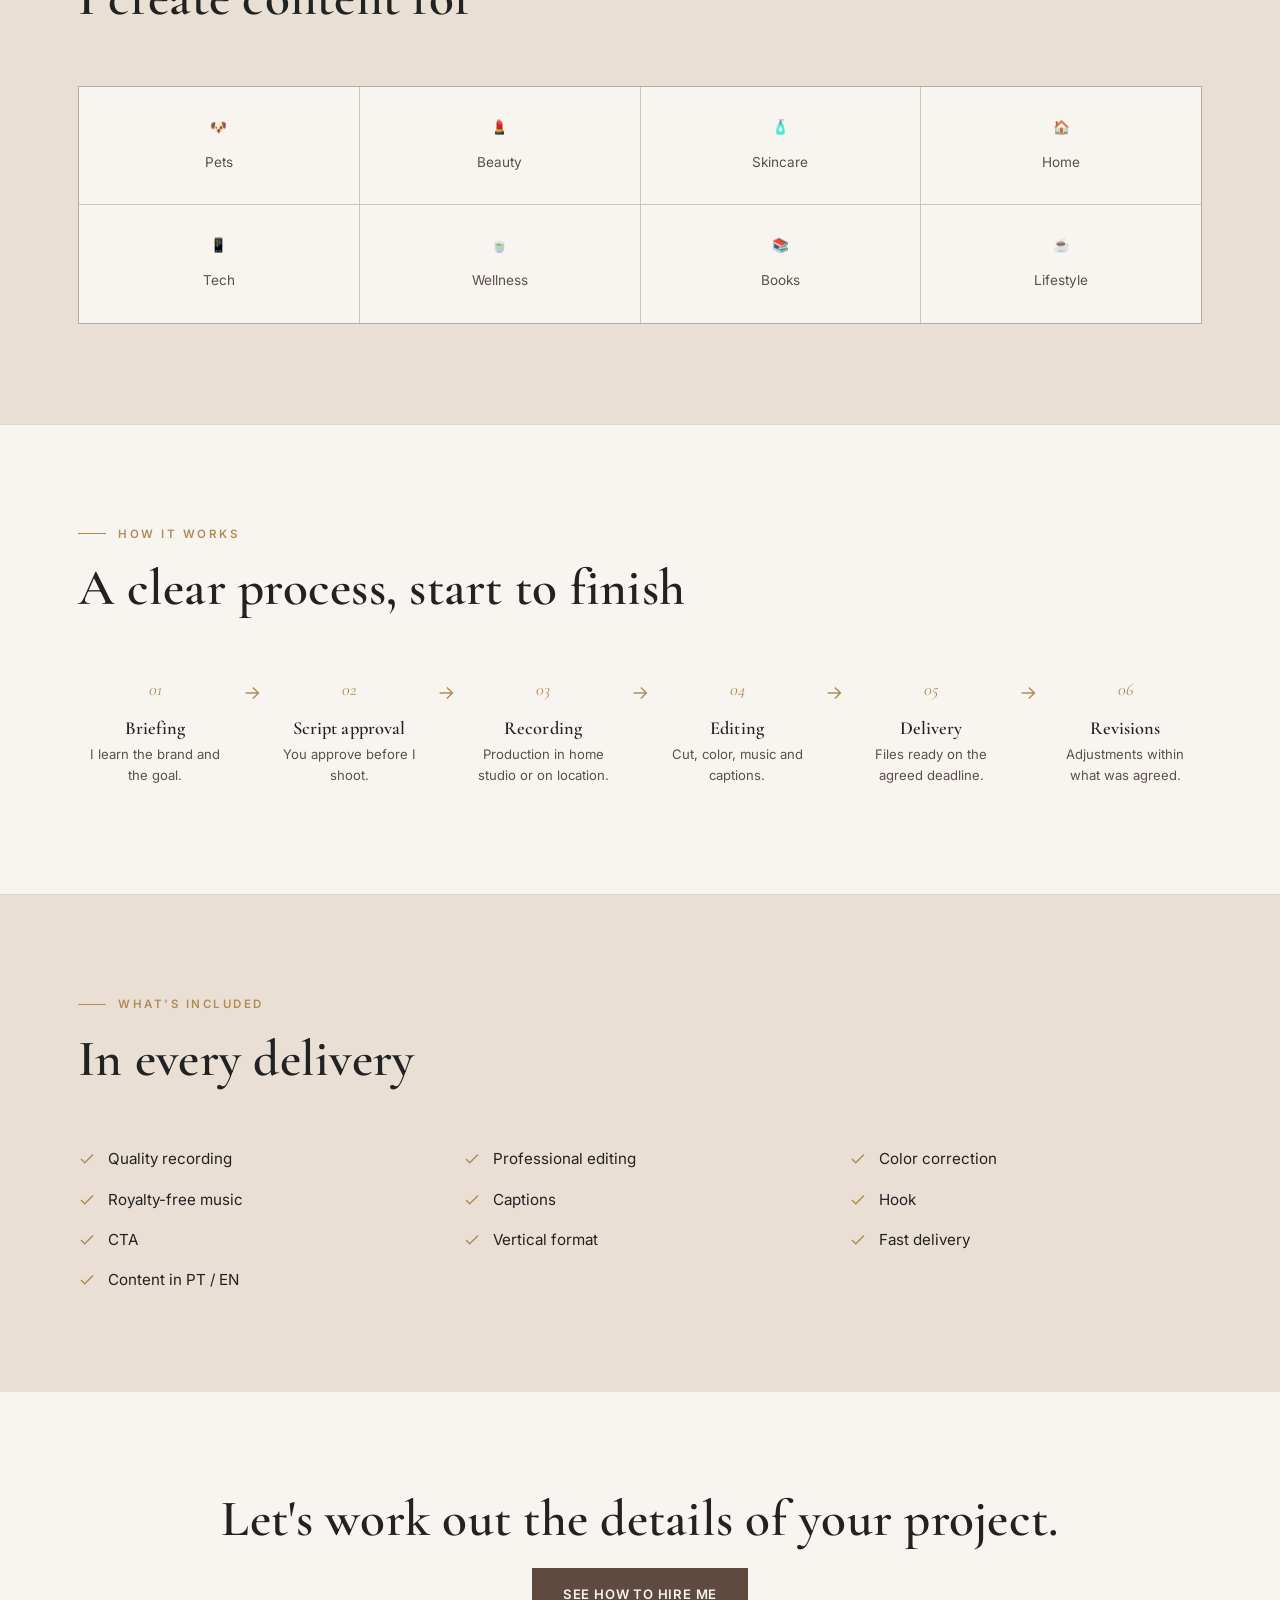
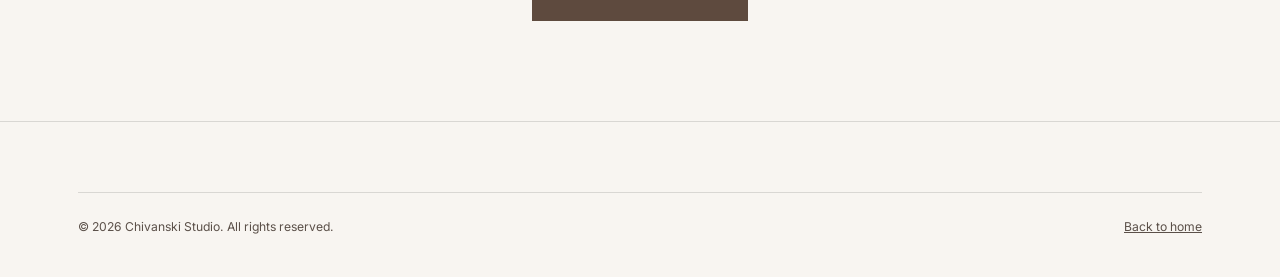
<file: services.html>
<!DOCTYPE html>
<html lang="pt-BR">
<head>
<meta charset="UTF-8">
<meta name="viewport" content="width=device-width, initial-scale=1.0">
<title>O que eu faço | Chivanski Studio</title>
<meta name="description" content="Vídeos UGC, fotografia de produto, roteiro e direção criativa — conheça os serviços, nichos e o processo do Chivanski Studio.">
<meta name="theme-color" content="#5E4A3E">
<link rel="icon" href="data:,">
<link rel="stylesheet" href="css/style.css?v=4">
</head>
<body>

<header class="masthead">
  <div class="masthead-inner">
    <a href="index.html" class="logo">
      <span class="logo-script">Chivanski</span>
      <span class="logo-studio">Studio</span>
    </a>
    <nav class="nav-toc" aria-label="Navegação principal">
      <a href="index.html" data-pt="Início" data-en="Home">Início</a>
      <a href="about.html" data-pt="Sobre" data-en="About">Sobre</a>
      <a href="services.html" aria-current="page" data-pt="O que eu faço" data-en="What I do">O que eu faço</a>
      <a href="portfolio.html" data-pt="Portfólio" data-en="Portfolio">Portfólio</a>
      <a href="work-with-me.html" data-pt="Work With Me" data-en="Work With Me">Work With Me</a>
      <a href="contact.html" data-pt="Contato" data-en="Contact">Contato</a>
    </nav>
    <div class="nav-controls">
      <div class="lang-switch" aria-label="Idioma">
        <button data-lang="pt" class="active">PT</button>
        <button data-lang="en">EN</button>
      </div>
      <button class="icon-btn" data-theme-toggle aria-label="Alternar tema claro/escuro">
        <svg class="moon" viewBox="0 0 24 24" fill="none" stroke="currentColor" stroke-width="1.6"><path d="M21 12.8A9 9 0 1 1 11.2 3a7 7 0 0 0 9.8 9.8Z"/></svg>
        <svg class="sun" viewBox="0 0 24 24" fill="none" stroke="currentColor" stroke-width="1.6"><circle cx="12" cy="12" r="4.5"/><path d="M12 2v3M12 19v3M4.2 4.2l2.1 2.1M17.7 17.7l2.1 2.1M2 12h3M19 12h3M4.2 19.8l2.1-2.1M17.7 6.3l2.1-2.1"/></svg>
      </button>
      <button class="nav-burger" data-nav-burger aria-label="Abrir menu">
        <svg viewBox="0 0 24 24" fill="none" stroke="currentColor" stroke-width="1.8"><path d="M3 6h18M3 12h18M3 18h18"/></svg>
      </button>
    </div>
  </div>
</header>

<main>
  <section class="page-hero" style="padding-bottom:20px;">
    <div class="container">
      <p class="eyebrow" data-pt="O que eu faço" data-en="What I do">O que eu faço</p>
      <h1 data-pt="Conteúdo pronto pra sua marca publicar." data-en="Content ready for your brand to publish.">Conteúdo pronto pra<br>sua marca publicar.</h1>
    </div>
  </section>

  <!-- SERVICE CARDS -->
  <section style="padding-top:20px;">
    <div class="container">
      <div class="grid-3 reveal">
        <div class="service-card">
          <span class="service-num">01</span>
          <h3 data-pt="Vídeos UGC" data-en="UGC Videos">Vídeos UGC</h3>
          <p data-pt="Conteúdo vertical autêntico, roteirizado, pronto para TikTok, Reels e Shorts." data-en="Authentic, scripted vertical content, ready for TikTok, Reels and Shorts.">Conteúdo vertical autêntico, roteirizado, pronto para TikTok, Reels e Shorts.</p>
          <ul class="service-list">
            <li data-pt="Product demos" data-en="Product demos">Product demos</li>
            <li data-pt="Testimonials" data-en="Testimonials">Testimonials</li>
            <li data-pt="Reviews & Unboxing" data-en="Reviews & Unboxing">Reviews & Unboxing</li>
            <li data-pt="Lifestyle" data-en="Lifestyle">Lifestyle</li>
            <li data-pt="Problem / Solution" data-en="Problem / Solution">Problem / Solution</li>
            <li data-pt="GRWM & Storytelling" data-en="GRWM & Storytelling">GRWM & Storytelling</li>
          </ul>
        </div>
        <div class="service-card">
          <span class="service-num">02</span>
          <h3 data-pt="Fotografia de produto" data-en="Product photography">Fotografia de produto</h3>
          <p data-pt="Imagens pensadas para redes, e-commerce e marketplaces." data-en="Images designed for social, e-commerce and marketplaces.">Imagens pensadas para redes, e-commerce e marketplaces.</p>
          <ul class="service-list">
            <li data-pt="Lifestyle & Flat lay" data-en="Lifestyle & Flat lay">Lifestyle & Flat lay</li>
            <li data-pt="Editorial" data-en="Editorial">Editorial</li>
            <li data-pt="E-commerce (fundo branco)" data-en="E-commerce (white background)">E-commerce (fundo branco)</li>
            <li data-pt="Amazon & Shopee" data-en="Amazon & Shopee">Amazon & Shopee</li>
          </ul>
        </div>
        <div class="service-card">
          <span class="service-num">03</span>
          <h3 data-pt="Paid Ads" data-en="Paid Ads">Paid Ads</h3>
          <p data-pt="Vídeos preparados especificamente para veiculação paga." data-en="Videos specifically prepared to run as paid media.">Vídeos preparados especificamente para veiculação paga.</p>
          <ul class="service-list">
            <li data-pt="Meta Ads" data-en="Meta Ads">Meta Ads</li>
            <li data-pt="TikTok Ads" data-en="TikTok Ads">TikTok Ads</li>
            <li data-pt="Múltiplos hooks/variações" data-en="Multiple hooks/variations">Múltiplos hooks/variações</li>
          </ul>
        </div>
        <div class="service-card">
          <span class="service-num">04</span>
          <h3 data-pt="Roteiro (Scriptwriting)" data-en="Scriptwriting">Roteiro (Scriptwriting)</h3>
          <p data-pt="Muita marca não sabe nem o que gravar — eu resolvo isso." data-en="A lot of brands don't even know what to shoot — I take care of that.">Muita marca não sabe nem o que gravar — eu resolvo isso.</p>
          <ul class="service-list">
            <li data-pt="Roteiro" data-en="Script">Roteiro</li>
            <li data-pt="Gancho (hook)" data-en="Hook">Gancho (hook)</li>
            <li data-pt="CTA" data-en="CTA">CTA</li>
            <li data-pt="Legenda" data-en="Caption">Legenda</li>
          </ul>
        </div>
        <div class="service-card">
          <span class="service-num">05</span>
          <h3 data-pt="Direção criativa" data-en="Creative direction">Direção criativa</h3>
          <p data-pt="Ideia, conceito, estética e referências antes de qualquer gravação." data-en="Idea, concept, aesthetics and references before any shoot.">Ideia, conceito, estética e referências antes de qualquer gravação.</p>
          <ul class="service-list">
            <li data-pt="Conceito criativo" data-en="Creative concept">Conceito criativo</li>
            <li data-pt="Moodboard / referências" data-en="Moodboard / references">Moodboard / referências</li>
          </ul>
        </div>
        <div class="service-card">
          <span class="service-num">06</span>
          <h3 data-pt="Pacotes personalizados" data-en="Custom packages">Pacotes personalizados</h3>
          <p data-pt="Combine vídeo, foto e roteiro para campanhas maiores." data-en="Combine video, photo and scripting for larger campaigns.">Combine vídeo, foto e roteiro para campanhas maiores.</p>
          <ul class="service-list">
            <li data-pt="Ideal para lançamentos" data-en="Ideal for launches">Ideal para lançamentos</li>
            <li data-pt="Preço sob consulta" data-en="Price on request">Preço sob consulta</li>
          </ul>
        </div>
      </div>
    </div>
  </section>

  <hr class="divider">

  <!-- NICHOS -->
  <section class="bg-surface">
    <div class="container">
      <div class="section-head reveal">
        <p class="eyebrow" data-pt="Nichos" data-en="Niches">Nichos</p>
        <h2 data-pt="Crio conteúdo para" data-en="I create content for">Crio conteúdo para</h2>
      </div>
      <div class="niche-grid reveal">
        <div class="niche-card"><span class="niche-emoji">🐶</span><span data-pt="Pets" data-en="Pets">Pets</span></div>
        <div class="niche-card"><span class="niche-emoji">💄</span><span data-pt="Beleza" data-en="Beauty">Beleza</span></div>
        <div class="niche-card"><span class="niche-emoji">🧴</span><span data-pt="Skincare" data-en="Skincare">Skincare</span></div>
        <div class="niche-card"><span class="niche-emoji">🏠</span><span data-pt="Casa" data-en="Home">Casa</span></div>
        <div class="niche-card"><span class="niche-emoji">📱</span><span data-pt="Tech" data-en="Tech">Tech</span></div>
        <div class="niche-card"><span class="niche-emoji">🍵</span><span data-pt="Wellness" data-en="Wellness">Wellness</span></div>
        <div class="niche-card"><span class="niche-emoji">📚</span><span data-pt="Livros" data-en="Books">Livros</span></div>
        <div class="niche-card"><span class="niche-emoji">☕</span><span data-pt="Lifestyle" data-en="Lifestyle">Lifestyle</span></div>
      </div>
    </div>
  </section>

  <hr class="divider">

  <!-- COMO FUNCIONA -->
  <section>
    <div class="container">
      <div class="section-head reveal">
        <p class="eyebrow" data-pt="Como funciona" data-en="How it works">Como funciona</p>
        <h2 data-pt="Um processo claro, do início ao fim" data-en="A clear process, start to finish">Um processo claro, do início ao fim</h2>
      </div>
      <div class="process-flow reveal">
        <div class="process-step">
          <span class="service-num">01</span>
          <h4 data-pt="Briefing" data-en="Briefing">Briefing</h4>
          <p data-pt="Entendo a marca e o objetivo." data-en="I learn the brand and the goal.">Entendo a marca e o objetivo.</p>
        </div>
        <div class="process-connector"><svg viewBox="0 0 24 24" fill="none" stroke="currentColor" stroke-width="1.6"><path d="M5 12h14M13 6l6 6-6 6"/></svg></div>
        <div class="process-step">
          <span class="service-num">02</span>
          <h4 data-pt="Aprovação do roteiro" data-en="Script approval">Aprovação do roteiro</h4>
          <p data-pt="Você aprova antes de eu gravar." data-en="You approve before I shoot.">Você aprova antes de eu gravar.</p>
        </div>
        <div class="process-connector"><svg viewBox="0 0 24 24" fill="none" stroke="currentColor" stroke-width="1.6"><path d="M5 12h14M13 6l6 6-6 6"/></svg></div>
        <div class="process-step">
          <span class="service-num">03</span>
          <h4 data-pt="Gravação" data-en="Recording">Gravação</h4>
          <p data-pt="Produção em home studio ou externa." data-en="Production in home studio or on location.">Produção em home studio ou externa.</p>
        </div>
        <div class="process-connector"><svg viewBox="0 0 24 24" fill="none" stroke="currentColor" stroke-width="1.6"><path d="M5 12h14M13 6l6 6-6 6"/></svg></div>
        <div class="process-step">
          <span class="service-num">04</span>
          <h4 data-pt="Edição" data-en="Editing">Edição</h4>
          <p data-pt="Corte, cor, trilha e legendas." data-en="Cut, color, music and captions.">Corte, cor, trilha e legendas.</p>
        </div>
        <div class="process-connector"><svg viewBox="0 0 24 24" fill="none" stroke="currentColor" stroke-width="1.6"><path d="M5 12h14M13 6l6 6-6 6"/></svg></div>
        <div class="process-step">
          <span class="service-num">05</span>
          <h4 data-pt="Entrega" data-en="Delivery">Entrega</h4>
          <p data-pt="Arquivos prontos no prazo combinado." data-en="Files ready on the agreed deadline.">Arquivos prontos no prazo combinado.</p>
        </div>
        <div class="process-connector"><svg viewBox="0 0 24 24" fill="none" stroke="currentColor" stroke-width="1.6"><path d="M5 12h14M13 6l6 6-6 6"/></svg></div>
        <div class="process-step">
          <span class="service-num">06</span>
          <h4 data-pt="Revisões" data-en="Revisions">Revisões</h4>
          <p data-pt="Ajustes dentro do combinado." data-en="Adjustments within what was agreed.">Ajustes dentro do combinado.</p>
        </div>
      </div>
    </div>
  </section>

  <hr class="divider">

  <!-- O QUE ESTÁ INCLUSO -->
  <section class="bg-surface">
    <div class="container">
      <div class="section-head reveal">
        <p class="eyebrow" data-pt="O que está incluso" data-en="What's included">O que está incluso</p>
        <h2 data-pt="Em cada entrega" data-en="In every delivery">Em cada entrega</h2>
      </div>
      <div class="included-grid reveal">
        <div class="included-item"><svg viewBox="0 0 24 24" fill="none" stroke="currentColor" stroke-width="2"><path d="M20 6 9 17l-5-5"/></svg><span data-pt="Gravação com qualidade" data-en="Quality recording">Gravação com qualidade</span></div>
        <div class="included-item"><svg viewBox="0 0 24 24" fill="none" stroke="currentColor" stroke-width="2"><path d="M20 6 9 17l-5-5"/></svg><span data-pt="Edição profissional" data-en="Professional editing">Edição profissional</span></div>
        <div class="included-item"><svg viewBox="0 0 24 24" fill="none" stroke="currentColor" stroke-width="2"><path d="M20 6 9 17l-5-5"/></svg><span data-pt="Correção de cor" data-en="Color correction">Correção de cor</span></div>
        <div class="included-item"><svg viewBox="0 0 24 24" fill="none" stroke="currentColor" stroke-width="2"><path d="M20 6 9 17l-5-5"/></svg><span data-pt="Música livre de direitos" data-en="Royalty-free music">Música livre de direitos</span></div>
        <div class="included-item"><svg viewBox="0 0 24 24" fill="none" stroke="currentColor" stroke-width="2"><path d="M20 6 9 17l-5-5"/></svg><span data-pt="Legendas" data-en="Captions">Legendas</span></div>
        <div class="included-item"><svg viewBox="0 0 24 24" fill="none" stroke="currentColor" stroke-width="2"><path d="M20 6 9 17l-5-5"/></svg><span data-pt="Gancho (hook)" data-en="Hook">Gancho (hook)</span></div>
        <div class="included-item"><svg viewBox="0 0 24 24" fill="none" stroke="currentColor" stroke-width="2"><path d="M20 6 9 17l-5-5"/></svg><span>CTA</span></div>
        <div class="included-item"><svg viewBox="0 0 24 24" fill="none" stroke="currentColor" stroke-width="2"><path d="M20 6 9 17l-5-5"/></svg><span data-pt="Formato vertical" data-en="Vertical format">Formato vertical</span></div>
        <div class="included-item"><svg viewBox="0 0 24 24" fill="none" stroke="currentColor" stroke-width="2"><path d="M20 6 9 17l-5-5"/></svg><span data-pt="Entrega rápida" data-en="Fast delivery">Entrega rápida</span></div>
        <div class="included-item"><svg viewBox="0 0 24 24" fill="none" stroke="currentColor" stroke-width="2"><path d="M20 6 9 17l-5-5"/></svg><span data-pt="Conteúdo em PT / EN" data-en="Content in PT / EN">Conteúdo em PT / EN</span></div>
      </div>
    </div>
  </section>

  <section style="text-align:center;">
    <div class="container">
      <h2 data-pt="Vamos combinar os detalhes do seu projeto." data-en="Let's work out the details of your project.">Vamos combinar os<br>detalhes do seu projeto.</h2>
      <a href="work-with-me.html" class="btn btn-primary" data-pt="Ver como contratar" data-en="See how to hire me">Ver como contratar</a>
    </div>
  </section>
</main>

<footer class="colophon">
  <div class="container">
    <div class="colophon-bottom">
      <span>© <span data-year>2026</span> Chivanski Studio. <span data-pt="Todos os direitos reservados." data-en="All rights reserved.">Todos os direitos reservados.</span></span>
      <a href="index.html" data-pt="Voltar ao início" data-en="Back to home">Voltar ao início</a>
    </div>
  </div>
</footer>

<a class="wa-float" href="https://wa.me/555399454528?text=Oi%20Chivanski!%20Vim%20do%20seu%20site%20e%20quero%20conversar%20sobre%20um%20projeto." target="_blank" rel="noopener" aria-label="WhatsApp">
  <svg viewBox="0 0 24 24" fill="currentColor"><path d="M12 2a10 10 0 0 0-8.6 15.1L2 22l5.1-1.3A10 10 0 1 0 12 2Zm0 18.2a8.2 8.2 0 0 1-4.2-1.2l-.3-.2-3 .8.8-2.9-.2-.3A8.2 8.2 0 1 1 12 20.2Zm4.5-6.1c-.2-.1-1.5-.7-1.7-.8-.2-.1-.4-.1-.6.1-.2.2-.6.8-.8 1-.1.2-.3.2-.6.1-.2-.1-1-.4-1.9-1.2-.7-.6-1.2-1.4-1.3-1.6-.1-.2 0-.4.1-.5.1-.1.2-.3.4-.4.1-.2.2-.3.2-.5.1-.2 0-.4 0-.5s-.6-1.4-.8-1.9c-.2-.5-.4-.4-.6-.4h-.5c-.2 0-.5.1-.7.3-.2.2-.9.9-.9 2.2s1 2.6 1.1 2.7c.1.2 2 3 4.7 4.2.7.3 1.2.5 1.6.6.7.2 1.3.2 1.8.1.5-.1 1.5-.6 1.7-1.2.2-.6.2-1.1.2-1.2-.1-.1-.3-.2-.5-.3Z"/></svg>
</a>

<script src="js/script.js"></script>
</body>
</html>
</file>
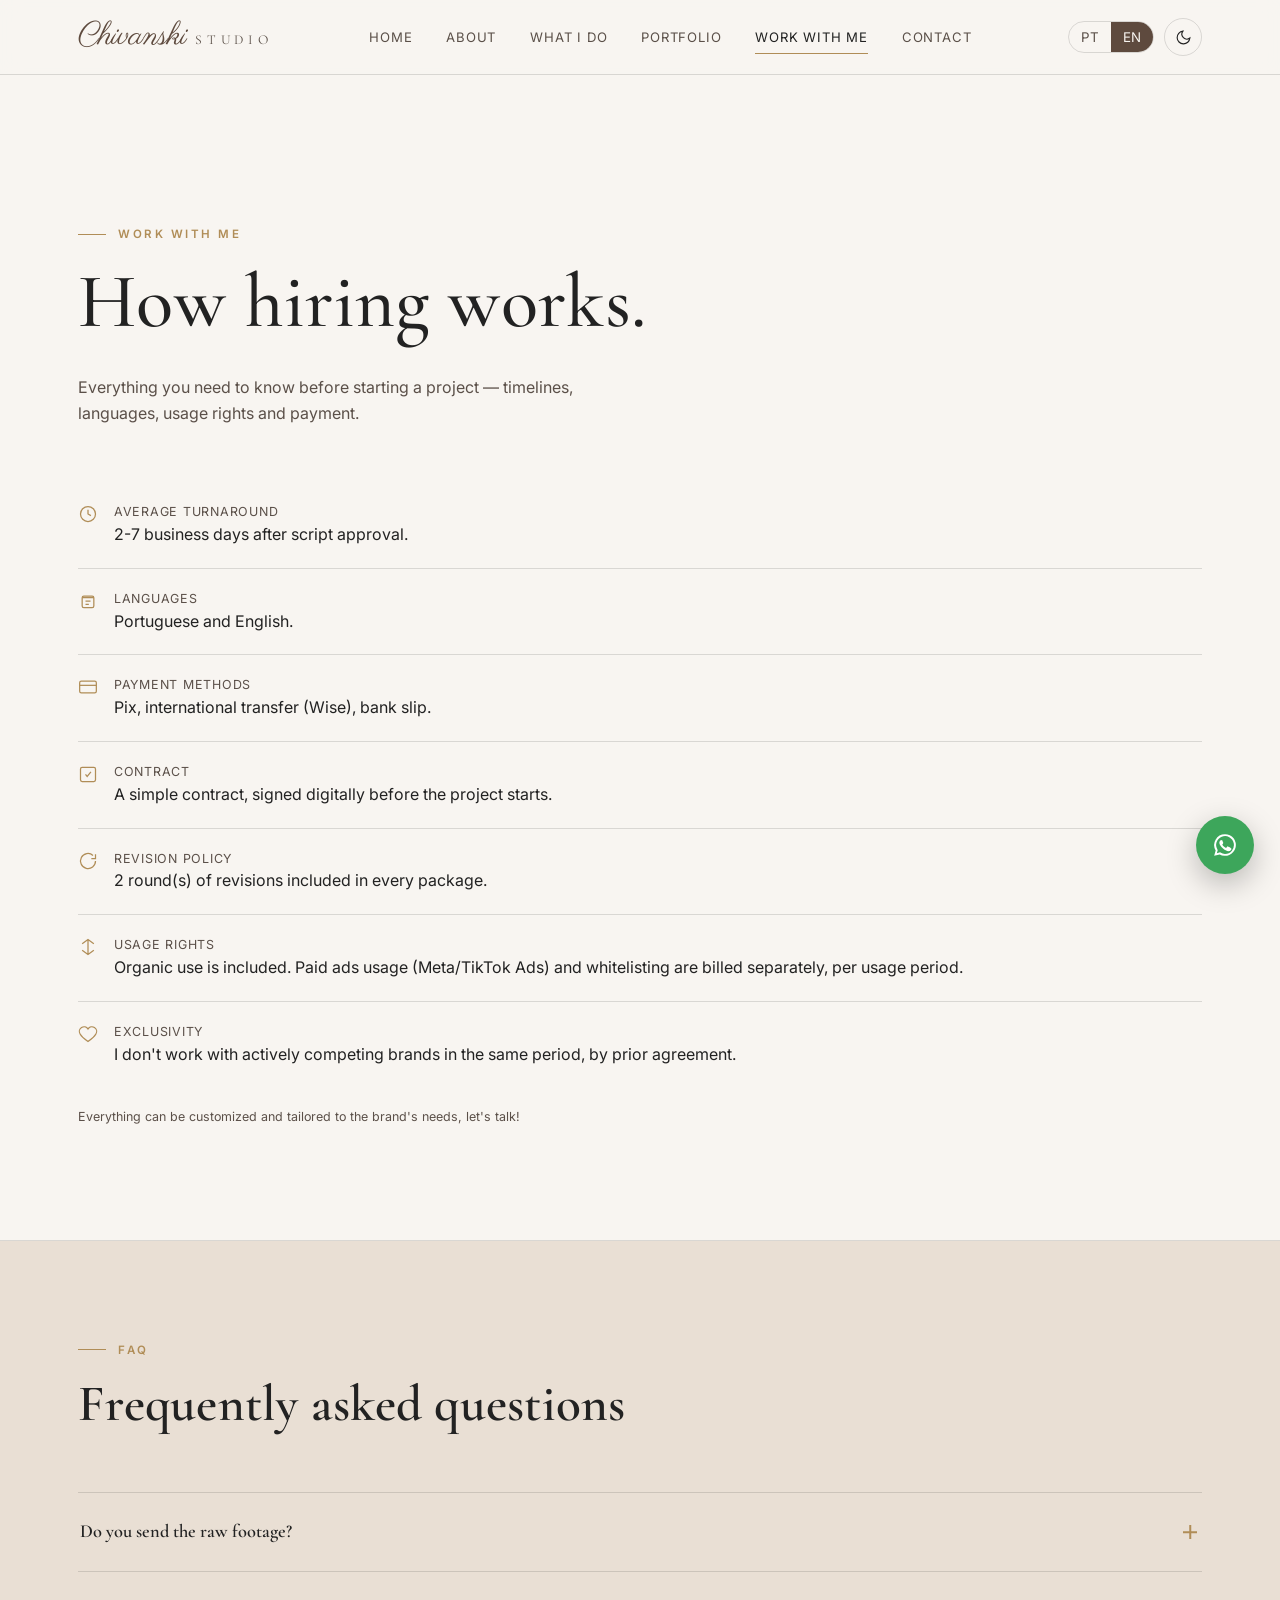
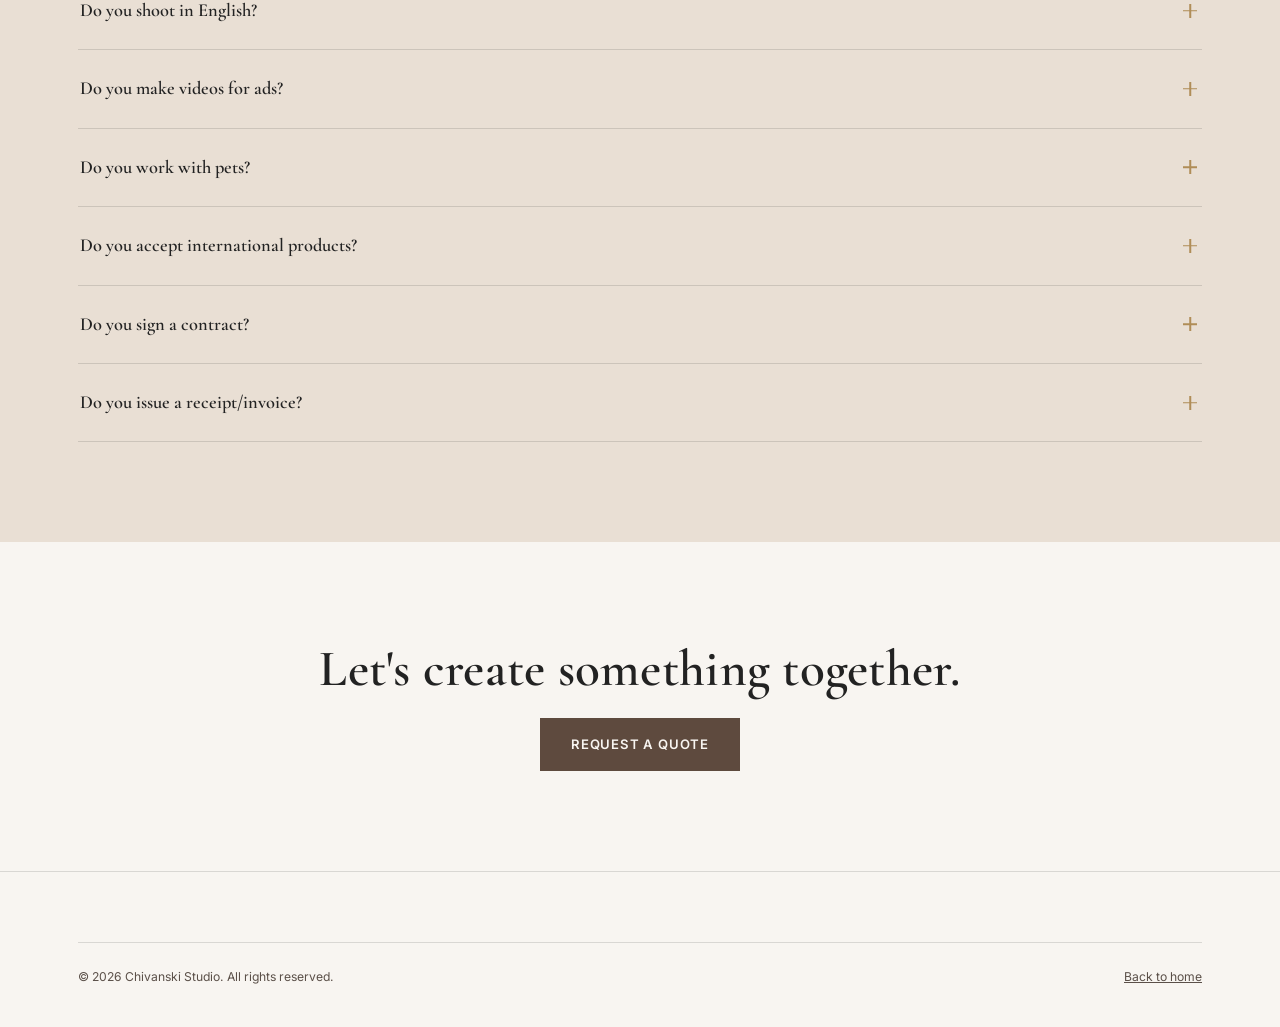
<file: work-with-me.html>
<!DOCTYPE html>
<html lang="pt-BR">
<head>
<meta charset="UTF-8">
<meta name="viewport" content="width=device-width, initial-scale=1.0">
<title>Work With Me | Chivanski Studio</title>
<meta name="description" content="Como contratar, prazos, idiomas, direitos de uso e perguntas frequentes sobre trabalhar com o Chivanski Studio.">
<meta name="theme-color" content="#5E4A3E">
<link rel="icon" href="data:,">
<link rel="stylesheet" href="css/style.css?v=4">
</head>
<body>

<header class="masthead">
  <div class="masthead-inner">
    <a href="index.html" class="logo">
      <span class="logo-script">Chivanski</span>
      <span class="logo-studio">Studio</span>
    </a>
    <nav class="nav-toc" aria-label="Navegação principal">
      <a href="index.html" data-pt="Início" data-en="Home">Início</a>
      <a href="about.html" data-pt="Sobre" data-en="About">Sobre</a>
      <a href="services.html" data-pt="O que eu faço" data-en="What I do">O que eu faço</a>
      <a href="portfolio.html" data-pt="Portfólio" data-en="Portfolio">Portfólio</a>
      <a href="work-with-me.html" aria-current="page" data-pt="Work With Me" data-en="Work With Me">Work With Me</a>
      <a href="contact.html" data-pt="Contato" data-en="Contact">Contato</a>
    </nav>
    <div class="nav-controls">
      <div class="lang-switch" aria-label="Idioma">
        <button data-lang="pt" class="active">PT</button>
        <button data-lang="en">EN</button>
      </div>
      <button class="icon-btn" data-theme-toggle aria-label="Alternar tema claro/escuro">
        <svg class="moon" viewBox="0 0 24 24" fill="none" stroke="currentColor" stroke-width="1.6"><path d="M21 12.8A9 9 0 1 1 11.2 3a7 7 0 0 0 9.8 9.8Z"/></svg>
        <svg class="sun" viewBox="0 0 24 24" fill="none" stroke="currentColor" stroke-width="1.6"><circle cx="12" cy="12" r="4.5"/><path d="M12 2v3M12 19v3M4.2 4.2l2.1 2.1M17.7 17.7l2.1 2.1M2 12h3M19 12h3M4.2 19.8l2.1-2.1M17.7 6.3l2.1-2.1"/></svg>
      </button>
      <button class="nav-burger" data-nav-burger aria-label="Abrir menu">
        <svg viewBox="0 0 24 24" fill="none" stroke="currentColor" stroke-width="1.8"><path d="M3 6h18M3 12h18M3 18h18"/></svg>
      </button>
    </div>
  </div>
</header>

<main>
  <section class="page-hero" style="padding-bottom:20px;">
    <div class="container">
      <p class="eyebrow" data-pt="Work With Me" data-en="Work With Me">Work With Me</p>
      <h1 data-pt="Como funciona a contratação." data-en="How hiring works.">Como funciona<br>a contratação.</h1>
      <p style="max-width:56ch;" data-pt="Tudo o que você precisa saber antes de fechar um projeto — prazos, idiomas, direitos de uso e formas de pagamento." data-en="Everything you need to know before starting a project — timelines, languages, usage rights and payment.">Tudo o que você precisa saber antes de fechar um projeto — prazos, idiomas, direitos de uso e formas de pagamento.</p>
    </div>
  </section>

  <!-- INFO GRID -->
  <section style="padding-top:20px;">
    <div class="container">
      <ul class="contact-info-list reveal">
        <li>
          <svg class="ico" viewBox="0 0 24 24" fill="none" stroke="currentColor" stroke-width="1.5"><circle cx="12" cy="12" r="9"/><path d="M12 7v5l3.5 2"/></svg>
          <div>
            <span style="display:block;font-size:.78rem;color:var(--ink-soft);text-transform:uppercase;letter-spacing:.06em;" data-pt="Prazo médio" data-en="Average turnaround">Prazo médio</span>
            <span data-pt="2-7 dias úteis após aprovação do roteiro." data-en="2-7 business days after script approval.">2-7 dias úteis após aprovação do roteiro.</span>
          </div>
        </li>
        <li>
          <svg class="ico" viewBox="0 0 24 24" fill="none" stroke="currentColor" stroke-width="1.5"><path d="M5 8h14M5 8a2 2 0 0 1 2-2h10a2 2 0 0 1 2 2M5 8v10a2 2 0 0 0 2 2h10a2 2 0 0 0 2-2V8"/><path d="M9 12h6M9 16h4"/></svg>
          <div>
            <span style="display:block;font-size:.78rem;color:var(--ink-soft);text-transform:uppercase;letter-spacing:.06em;" data-pt="Idiomas" data-en="Languages">Idiomas</span>
            <span data-pt="Português e inglês." data-en="Portuguese and English.">Português e inglês.</span>
          </div>
        </li>
        <li>
          <svg class="ico" viewBox="0 0 24 24" fill="none" stroke="currentColor" stroke-width="1.5"><rect x="2" y="5" width="20" height="14" rx="2"/><path d="M2 10h20"/></svg>
          <div>
            <span style="display:block;font-size:.78rem;color:var(--ink-soft);text-transform:uppercase;letter-spacing:.06em;" data-pt="Formas de pagamento" data-en="Payment methods">Formas de pagamento</span>
            <span data-pt="Pix, transferência internacional, boleto." data-en="Pix, international transfer (Wise), bank slip.">Pix, transferência internacional (Wise), boleto.</span>
          </div>
        </li>
        <li>
          <svg class="ico" viewBox="0 0 24 24" fill="none" stroke="currentColor" stroke-width="1.5"><path d="M9 12.5 11 15l4.5-5.5"/><rect x="3" y="4" width="18" height="17" rx="2"/></svg>
          <div>
            <span style="display:block;font-size:.78rem;color:var(--ink-soft);text-transform:uppercase;letter-spacing:.06em;" data-pt="Contrato" data-en="Contract">Contrato</span>
            <span data-pt="Contrato simples assinado digitalmente antes do início do projeto." data-en="A simple contract, signed digitally before the project starts.">Contrato simples assinado digitalmente antes do início do projeto.</span>
          </div>
        </li>
        <li>
          <svg class="ico" viewBox="0 0 24 24" fill="none" stroke="currentColor" stroke-width="1.5"><path d="M21 12a9 9 0 1 1-3-6.7"/><path d="M21 4v5h-5"/></svg>
          <div>
            <span style="display:block;font-size:.78rem;color:var(--ink-soft);text-transform:uppercase;letter-spacing:.06em;" data-pt="Política de revisão" data-en="Revision policy">Política de revisão</span>
            <span data-pt="2 rodada(s) de ajustes inclusas em cada pacote." data-en="2 round(s) of revisions included in every package.">2 rodada(s) de ajustes inclusas em cada pacote.</span>
          </div>
        </li>
        <li>
          <svg class="ico" viewBox="0 0 24 24" fill="none" stroke="currentColor" stroke-width="1.5"><path d="M12 3v18M5 8l7-5 7 5M5 16l7 5 7-5"/></svg>
          <div>
            <span style="display:block;font-size:.78rem;color:var(--ink-soft);text-transform:uppercase;letter-spacing:.06em;" data-pt="Direitos de uso" data-en="Usage rights">Direitos de uso</span>
            <span data-pt="Uso orgânico incluso. Uso em anúncios pagos (Meta/TikTok Ads) e whitelisting são cobrados à parte, por período de veiculação." data-en="Organic use is included. Paid ads usage (Meta/TikTok Ads) and whitelisting are billed separately, per usage period.">Uso orgânico incluso. Uso em anúncios pagos (Meta/TikTok Ads) e whitelisting são cobrados à parte, por período de veiculação.</span>
          </div>
        </li>
        <li>
          <svg class="ico" viewBox="0 0 24 24" fill="none" stroke="currentColor" stroke-width="1.5"><path d="M12 21s-7-4.5-9.5-9A5.5 5.5 0 0 1 12 6a5.5 5.5 0 0 1 9.5 6c-2.5 4.5-9.5 9-9.5 9Z"/></svg>
          <div>
            <span style="display:block;font-size:.78rem;color:var(--ink-soft);text-transform:uppercase;letter-spacing:.06em;" data-pt="Exclusividade" data-en="Exclusivity">Exclusividade</span>
            <span data-pt="Não trabalho com marcas concorrentes ativas no mesmo período, mediante combinação prévia." data-en="I don't work with actively competing brands in the same period, by prior agreement.">Não trabalho com marcas concorrentes ativas no mesmo período, mediante combinação prévia.</span>
          </div>
        </li>
      </ul>
      <p class="form-note" style="margin-top:20px;" data-pt="Tudo pode ser ajustado e acordado conforme as necessidades da marca, vamos conversar!"  data-en="Everything can be customized and tailored to the brand's needs, let's talk!" >Tudo pode ser ajustado e acordado conforme as necessidades da marca, vamos conversar!</p>
    </div>
  </section>

  <hr class="divider">

  <!-- FAQ -->
  <section class="bg-surface">
    <div class="container">
      <div class="section-head reveal">
        <p class="eyebrow">FAQ</p>
        <h2 data-pt="Perguntas frequentes" data-en="Frequently asked questions">Perguntas frequentes</h2>
      </div>
      <div class="faq-list reveal">
        <details class="faq-item">
          <summary><span data-pt="Você envia o material bruto?" data-en="Do you send the raw footage?">Você envia o material bruto?</span><span class="faq-plus"></span></summary>
          <p data-pt="Sim, quando contratado como parte do pacote." data-en="Yes, when it's part of the agreed package.">Sim, quando contratado como parte do pacote.</p>
        </details>
        <details class="faq-item">
          <summary><span data-pt="Você grava em inglês?" data-en="Do you shoot in English?">Você grava em inglês?</span><span class="faq-plus"></span></summary>
          <p data-pt="Sim, produzo conteúdo em português e em inglês." data-en="Yes, I produce content in both Portuguese and English.">Sim, produzo conteúdo em português e em inglês.</p>
        </details>
        <details class="faq-item">
          <summary><span data-pt="Você faz vídeos para anúncios?" data-en="Do you make videos for ads?">Você faz vídeos para anúncios?</span><span class="faq-plus"></span></summary>
          <p data-pt="Sim, vídeos formatados especificamente para Meta Ads e TikTok Ads." data-en="Yes, videos formatted specifically for Meta Ads and TikTok Ads.">Sim, vídeos formatados especificamente para Meta Ads e TikTok Ads.</p>
        </details>
        <details class="faq-item">
          <summary><span data-pt="Você trabalha com pets?" data-en="Do you work with pets?">Você trabalha com pets?</span><span class="faq-plus"></span></summary>
          <p data-pt="Sim, esse é um dos meus nichos." data-en="Yes, that's one of my niches.">Sim, esse é um dos meus nichos.</p>
        </details>
        <details class="faq-item">
          <summary><span data-pt="Você aceita produtos internacionais?" data-en="Do you accept international products?">Você aceita produtos internacionais?</span><span class="faq-plus"></span></summary>
          <p data-pt="Sim, com tempo hábil pra envio e alfândega." data-en="Yes, with enough lead time for shipping and customs.">Sim, com tempo hábil pra envio e alfândega.</p>
        </details>
        <details class="faq-item">
          <summary><span data-pt="Você assina contrato?" data-en="Do you sign a contract?">Você assina contrato?</span><span class="faq-plus"></span></summary>
          <p data-pt="Sim, todo projeto começa com um contrato simples assinado digitalmente." data-en="Yes, every project starts with a simple digitally-signed contract.">Sim, todo projeto começa com um contrato simples assinado digitalmente.</p>
        </details>
        <details class="faq-item">
          <summary><span data-pt="Você emite recibo?" data-en="Do you issue a receipt/invoice?">Você emite recibo?</span><span class="faq-plus"></span></summary>
          <p data-pt="Apenas geração de Recibo de Pagamento Autônomo (RPA), vinculado ao meu CPF." data-en="[Only the generation of a Self-Employed Payment Receipt (RPA) linked to my CPF.">Apenas geração de Recibo de Pagamento Autônomo (RPA), vinculado ao meu CPF.</p>
        </details>
      </div>
    </div>
  </section>

  <section style="text-align:center;">
    <div class="container">
      <h2 data-pt="Vamos criar algo juntos." data-en="Let's create something together.">Vamos criar algo juntos.</h2>
      <a href="contact.html" class="btn btn-primary" data-pt="Solicitar orçamento" data-en="Request a quote">Solicitar orçamento</a>
    </div>
  </section>
</main>

<footer class="colophon">
  <div class="container">
    <div class="colophon-bottom">
      <span>© <span data-year>2026</span> Chivanski Studio. <span data-pt="Todos os direitos reservados." data-en="All rights reserved.">Todos os direitos reservados.</span></span>
      <a href="index.html" data-pt="Voltar ao início" data-en="Back to home">Voltar ao início</a>
    </div>
  </div>
</footer>

<a class="wa-float" href="https://wa.me/555399454528?text=Oi%20Chivanski!%20Vim%20do%20seu%20site%20e%20quero%20conversar%20sobre%20um%20projeto." target="_blank" rel="noopener" aria-label="WhatsApp">
  <svg viewBox="0 0 24 24" fill="currentColor"><path d="M12 2a10 10 0 0 0-8.6 15.1L2 22l5.1-1.3A10 10 0 1 0 12 2Zm0 18.2a8.2 8.2 0 0 1-4.2-1.2l-.3-.2-3 .8.8-2.9-.2-.3A8.2 8.2 0 1 1 12 20.2Zm4.5-6.1c-.2-.1-1.5-.7-1.7-.8-.2-.1-.4-.1-.6.1-.2.2-.6.8-.8 1-.1.2-.3.2-.6.1-.2-.1-1-.4-1.9-1.2-.7-.6-1.2-1.4-1.3-1.6-.1-.2 0-.4.1-.5.1-.1.2-.3.4-.4.1-.2.2-.3.2-.5.1-.2 0-.4 0-.5s-.6-1.4-.8-1.9c-.2-.5-.4-.4-.6-.4h-.5c-.2 0-.5.1-.7.3-.2.2-.9.9-.9 2.2s1 2.6 1.1 2.7c.1.2 2 3 4.7 4.2.7.3 1.2.5 1.6.6.7.2 1.3.2 1.8.1.5-.1 1.5-.6 1.7-1.2.2-.6.2-1.1.2-1.2-.1-.1-.3-.2-.5-.3Z"/></svg>
</a>

<script src="js/script.js"></script>
</body>
</html>
</file>
<file: css/style.css>
/* =========================================================
   CHIVANSKI STUDIO — Design System
   Editorial magazine aesthetic for a UGC creator portfolio
   ========================================================= */

@import url('https://fonts.googleapis.com/css2?family=Cormorant+Garamond:ital,wght@0,400;0,500;0,600;1,400;1,500&family=Inter:wght@400;500;600&family=Parisienne&display=swap');

:root{
  /* ---- Color tokens (light / default) ---- */
  --bg: #F8F5F1;
  --surface: #E9DFD4;
  --surface-2: #F1EAE0;
  --ink: #222222;
  --ink-soft: #5B5049;
  --brand: #5E4A3E;
  --accent: #B08D57;
  --accent-soft: rgba(176,141,87,.14);
  --line: rgba(34,34,34,.14);
  --shadow: 0 20px 60px rgba(34,24,15,.12);

  /* ---- Type ---- */
  --font-display: 'Cormorant Garamond', Georgia, serif;
  --font-body: 'Inter', -apple-system, sans-serif;
  --font-script: 'Parisienne', cursive;

  --radius: 2px;
  --container: 1180px;
}

[data-theme="dark"]{
  --bg: #1B1512;
  --surface: #271F1A;
  --surface-2: #2E241E;
  --ink: #F1EAE1;
  --ink-soft: #C9BDB1;
  --brand: #E9DFD4;
  --accent: #C9A46B;
  --accent-soft: rgba(201,164,107,.16);
  --line: rgba(241,234,225,.14);
  --shadow: 0 20px 60px rgba(0,0,0,.4);
}

@media (prefers-color-scheme: dark){
  :root:not([data-theme="light"]):not([data-theme="dark"]){
    --bg: #1B1512;
    --surface: #271F1A;
    --surface-2: #2E241E;
    --ink: #F1EAE1;
    --ink-soft: #C9BDB1;
    --brand: #E9DFD4;
    --accent: #C9A46B;
    --accent-soft: rgba(201,164,107,.16);
    --line: rgba(241,234,225,.14);
    --shadow: 0 20px 60px rgba(0,0,0,.4);
  }
}

*{ box-sizing:border-box; }
html{ scroll-behavior:smooth; }
body{
  margin:0;
  background:var(--bg);
  color:var(--ink);
  font-family:var(--font-body);
  font-size:16px;
  line-height:1.6;
  transition:background .4s ease, color .4s ease;
  -webkit-font-smoothing:antialiased;
}

img{ max-width:100%; display:block; }
a{ color:inherit; }
button{ font-family:inherit; }

.container{
  max-width:var(--container);
  margin:0 auto;
  padding:0 28px;
}

/* ---- Reduced motion ---- */
@media (prefers-reduced-motion: reduce){
  *{ animation-duration:.001ms !important; animation-iteration-count:1 !important; transition-duration:.001ms !important; scroll-behavior:auto !important; }
}

/* =============== Typography =============== */
h1,h2,h3,h4{
  font-family:var(--font-display);
  font-weight:600;
  line-height:1.08;
  margin:0 0 .4em;
  letter-spacing:.005em;
}
h1{ font-size:clamp(2.6rem,6vw,5.2rem); font-weight:500; }
h2{ font-size:clamp(2rem,4vw,3.2rem); }
h3{ font-size:clamp(1.3rem,2.4vw,1.7rem); }
p{ margin:0 0 1em; color:var(--ink-soft); }
.eyebrow{
  display:flex; align-items:center; gap:12px;
  font-family:var(--font-body);
  font-size:.72rem;
  letter-spacing:.22em;
  text-transform:uppercase;
  color:var(--accent);
  font-weight:600;
  margin-bottom:18px;
}
.eyebrow::before{ content:""; width:28px; height:1px; background:var(--accent); }
.folio{
  font-family:var(--font-display);
  font-style:italic;
  color:var(--ink-soft);
  font-size:1rem;
}

/* =============== Masthead / Header =============== */
.masthead{
  position:sticky; top:0; z-index:100;
  background:color-mix(in srgb, var(--bg) 88%, transparent);
  backdrop-filter:blur(10px);
  border-bottom:1px solid var(--line);
}
.masthead-inner{
  display:flex; align-items:center; justify-content:space-between;
  padding:18px 28px;
  max-width:var(--container); margin:0 auto;
}
.logo{
  display:flex; align-items:baseline; gap:8px; text-decoration:none; color:var(--ink);
}
.logo-script{ font-family:var(--font-script); font-size:2rem; color:var(--brand); line-height:1; }
.logo-studio{ font-family:var(--font-display); font-size:.85rem; letter-spacing:.35em; text-transform:uppercase; color:var(--ink-soft); }

.nav-toc{ display:flex; align-items:center; gap:34px; }
.nav-toc a{
  text-decoration:none; font-size:.82rem; letter-spacing:.06em; text-transform:uppercase;
  color:var(--ink-soft); position:relative; padding:4px 0;
  transition:color .25s ease;
}
.nav-toc a::after{
  content:""; position:absolute; left:0; right:0; bottom:-2px; height:1px;
  background:var(--accent); transform:scaleX(0); transform-origin:left; transition:transform .3s ease;
}
.nav-toc a:hover, .nav-toc a[aria-current="page"]{ color:var(--ink); }
.nav-toc a:hover::after, .nav-toc a[aria-current="page"]::after{ transform:scaleX(1); }

.nav-controls{ display:flex; align-items:center; gap:10px; }
.icon-btn{
  width:38px; height:38px; border-radius:50%; border:1px solid var(--line);
  background:transparent; color:var(--ink); display:flex; align-items:center; justify-content:center;
  cursor:pointer; transition:border-color .25s ease, background .25s ease, transform .25s ease;
}
.icon-btn:hover{ border-color:var(--accent); transform:translateY(-1px); }
.icon-btn svg{ width:17px; height:17px; }
.icon-btn .sun{ display:none; }
[data-theme="dark"] .icon-btn .moon{ display:none; }
[data-theme="dark"] .icon-btn .sun{ display:block; }

.lang-switch{
  display:flex; border:1px solid var(--line); border-radius:20px; overflow:hidden; font-size:.72rem; letter-spacing:.08em;
}
.lang-switch button{
  border:none; background:transparent; color:var(--ink-soft); padding:7px 12px; cursor:pointer;
  transition:background .25s ease, color .25s ease;
}
.lang-switch button.active{ background:var(--brand); color:var(--bg); }

.nav-burger{ display:none; }

/* =============== Buttons =============== */
.btn{
  display:inline-flex; align-items:center; gap:10px;
  font-family:var(--font-body); font-size:.82rem; letter-spacing:.06em; text-transform:uppercase; font-weight:600;
  padding:15px 30px; text-decoration:none; cursor:pointer; border:1px solid transparent;
  transition:transform .3s ease, background .3s ease, color .3s ease, border-color .3s ease;
}
.btn-primary{ background:var(--brand); color:var(--bg); }
.btn-primary:hover{ transform:translateY(-2px); background:var(--accent); }
.btn-ghost{ border-color:var(--ink); color:var(--ink); }
.btn-ghost:hover{ border-color:var(--accent); color:var(--accent); transform:translateY(-2px); }

/* =============== Hero =============== */
.hero{
  position:relative;
  padding:120px 0 100px;
  overflow:hidden;
}
.hero-grid{
  display:grid; grid-template-columns:1.1fr .9fr; gap:60px; align-items:end;
}
.hero-kicker{ font-family:var(--font-script); font-size:1.4rem; color:var(--accent); }
.hero h1{ margin-bottom:.25em; }
.hero-lede{ font-size:1.15rem; max-width:46ch; }
.hero-actions{ display:flex; gap:16px; margin-top:32px; flex-wrap:wrap; }

.hero-frame{
  position:relative; aspect-ratio:3/4; background:var(--surface);
  border:1px solid var(--line);
  display:flex; align-items:center; justify-content:center;
  overflow:hidden;
}
.hero-frame .frame-tag{
  position:absolute; bottom:18px; left:18px; font-family:var(--font-display); font-style:italic; color:var(--ink-soft); font-size:.95rem;
}
.placeholder-art{
  width:100%; height:100%;
  background:
    repeating-linear-gradient(135deg, var(--accent-soft) 0 2px, transparent 2px 22px),
    linear-gradient(160deg, var(--surface-2), var(--surface));
  display:flex; align-items:center; justify-content:center;
  color:var(--accent);
}
.placeholder-art svg{ width:34%; height:34%; opacity:.55; }

.hero-stats{
  display:flex; gap:36px; margin-top:70px; padding-top:30px; border-top:1px solid var(--line);
}
.hero-stats div{ }
.hero-stats strong{ display:block; font-family:var(--font-display); font-size:2.1rem; color:var(--brand); }
.hero-stats span{ font-size:.74rem; letter-spacing:.08em; text-transform:uppercase; color:var(--ink-soft); }

/* =============== Sections =============== */
section{ padding:100px 0; }
.section-head{ max-width:640px; margin-bottom:60px; }
.divider{ border:none; border-top:1px solid var(--line); margin:0; }
.bg-surface{ background:var(--surface); }

/* =============== Reveal on scroll =============== */
.reveal{ opacity:0; transform:translateY(24px); transition:opacity .8s ease, transform .8s ease; }
.reveal.is-visible{ opacity:1; transform:translateY(0); }

/* =============== Cards / Services =============== */
.grid-3{ display:grid; grid-template-columns:repeat(3,1fr); gap:1px; background:var(--line); border:1px solid var(--line); }
.service-card{
  background:var(--bg); padding:44px 34px; transition:background .3s ease;
}
.service-card:hover{ background:var(--surface); }
.service-num{ font-family:var(--font-display); font-style:italic; color:var(--accent); font-size:1.1rem; }
.service-card h3{ margin-top:14px; }
.service-list{ list-style:none; padding:0; margin:18px 0 0; font-size:.88rem; color:var(--ink-soft); }
.service-list li{ padding:6px 0; border-top:1px solid var(--line); }
.service-list li:first-child{ border-top:none; }

/* =============== Gallery (video) =============== */
.gallery-grid{ display:grid; grid-template-columns:repeat(3,1fr); gap:24px; }
.gallery-item{
  position:relative; aspect-ratio:9/16; overflow:hidden; cursor:pointer; border:1px solid var(--line);
  background:var(--surface);
}
.gallery-item .placeholder-art{ transition:transform .6s ease; }
.gallery-item:hover .placeholder-art{ transform:scale(1.06); }
.play-btn{
  position:absolute; inset:0; margin:auto; width:56px; height:56px; border-radius:50%;
  background:color-mix(in srgb, var(--bg) 85%, transparent); border:1px solid var(--line);
  display:flex; align-items:center; justify-content:center; transition:transform .3s ease, background .3s ease;
}
.gallery-item:hover .play-btn{ transform:scale(1.1); background:var(--accent); color:var(--bg); border-color:var(--accent); }
.gallery-caption{
  position:absolute; left:0; right:0; bottom:0; padding:14px 16px;
  background:linear-gradient(to top, rgba(0,0,0,.55), transparent);
  color:#F8F5F1; font-size:.78rem; letter-spacing:.04em;
}

/* Video modal */
.modal{
  position:fixed; inset:0; background:rgba(20,15,12,.9); display:none; align-items:center; justify-content:center;
  z-index:1000; padding:24px;
}
.modal.is-open{ display:flex; }
.modal-inner{ width:min(420px,100%); aspect-ratio:9/16; background:#000; position:relative; }
.modal-inner iframe, .modal-inner video{ width:100%; height:100%; border:0; }
.modal-close{
  position:absolute; top:-46px; right:0; background:none; border:none; color:#F8F5F1; cursor:pointer;
  font-family:var(--font-body); font-size:.8rem; letter-spacing:.1em; text-transform:uppercase;
}

/* =============== Flipbook (Portfolio) =============== */
.flipbook-wrap{
  display:flex; flex-direction:column; align-items:center; gap:28px;
}
.flipbook-stage{
  position:relative; width:100%; max-width:920px; aspect-ratio:16/10.5;
  perspective:2400px;
}
.flip-page{
  position:absolute; inset:0; background:var(--surface); border:1px solid var(--line);
  display:grid; grid-template-columns:1fr 1fr;
  box-shadow:var(--shadow);
  backface-visibility:hidden;
  transform-origin:left center;
  transition:transform .9s cubic-bezier(.65,0,.35,1);
}
.flip-page.full-bleed{ display:block; padding:0; background:#000; }
.flip-page.full-bleed img{ width:100%; height:100%; object-fit:cover; display:block; }
.flipbook-stage.full-bleed-mode{ aspect-ratio:16/9; }
.flip-page.turned{ transform:rotateY(-180deg); }
.flip-page .page-side{ padding:44px; display:flex; flex-direction:column; justify-content:center; }
.flip-page .page-side.left{ border-right:1px solid var(--line); }
.flip-page .page-media{ height:100%; }
.page-eyebrow{ font-family:var(--font-display); font-style:italic; color:var(--accent); margin-bottom:10px; }
.page-num{ position:absolute; bottom:16px; font-family:var(--font-display); font-style:italic; color:var(--ink-soft); font-size:.85rem; }
.page-num.pn-left{ left:20px; } .page-num.pn-right{ right:20px; }

.flip-controls{ display:flex; align-items:center; gap:22px; }
.flip-controls button{
  width:44px; height:44px; border-radius:50%; border:1px solid var(--line); background:transparent; color:var(--ink);
  cursor:pointer; display:flex; align-items:center; justify-content:center; transition:.25s ease;
}
.flip-controls button:hover{ border-color:var(--accent); color:var(--accent); }
.flip-controls button:disabled{ opacity:.3; cursor:default; }
.flip-index{ font-family:var(--font-display); font-style:italic; color:var(--ink-soft); min-width:70px; text-align:center; }

.pdf-note{
  margin-top:10px; font-size:.82rem; color:var(--ink-soft); text-align:center; max-width:520px;
}

/* =============== Media Kit =============== */
.stat-strip{ display:grid; grid-template-columns:repeat(4,1fr); border:1px solid var(--line); }
.stat-strip div{ padding:34px 24px; border-right:1px solid var(--line); }
.stat-strip div:last-child{ border-right:none; }
.stat-strip strong{ display:block; font-family:var(--font-display); font-size:2.4rem; color:var(--brand); }
.stat-strip span{ font-size:.75rem; text-transform:uppercase; letter-spacing:.08em; color:var(--ink-soft); }

.bar-chart{ display:flex; flex-direction:column; gap:16px; }
.bar-row{ display:grid; grid-template-columns:110px 1fr 46px; align-items:center; gap:14px; font-size:.82rem; }
.bar-track{ height:10px; background:var(--surface); position:relative; overflow:hidden; }
.bar-fill{ position:absolute; inset:0; width:0; background:var(--accent); transition:width 1.1s cubic-bezier(.4,0,.2,1); }

.brand-row{ display:flex; flex-wrap:wrap; gap:14px 40px; align-items:center; }
.brand-chip{
  font-family:var(--font-display); font-style:italic; font-size:1.2rem; color:var(--ink-soft); opacity:.8;
}

.kit-download{
  display:flex; align-items:center; justify-content:space-between; gap:24px; flex-wrap:wrap;
  padding:40px; border:1px solid var(--line); background:var(--surface);
}

/* =============== Contact =============== */
.contact-grid{ display:grid; grid-template-columns:1fr 1fr; gap:64px; }
.field{ margin-bottom:22px; }
.field label{ display:block; font-size:.75rem; letter-spacing:.08em; text-transform:uppercase; color:var(--ink-soft); margin-bottom:8px; }
.field input, .field select, .field textarea{
  width:100%; background:transparent; border:none; border-bottom:1px solid var(--line);
  padding:10px 2px; font-family:var(--font-body); font-size:1rem; color:var(--ink);
  transition:border-color .25s ease;
}
.field input:focus, .field select:focus, .field textarea:focus{ outline:none; border-color:var(--accent); }
.field textarea{ resize:vertical; min-height:110px; }
.form-note{ font-size:.78rem; color:var(--ink-soft); margin-top:6px; }
.form-status{ font-size:.85rem; margin-top:14px; min-height:1.2em; }

.contact-info-list{ list-style:none; padding:0; margin:0; }
.contact-info-list li{ display:flex; gap:16px; padding:20px 0; border-top:1px solid var(--line); align-items:flex-start; }
.contact-info-list li:first-child{ border-top:none; }
.contact-info-list .ico{ width:20px; height:20px; color:var(--accent); flex:none; margin-top:2px; }
.contact-info-list a{ text-decoration:none; }
.contact-info-list a:hover{ color:var(--accent); }

.social-row{ display:flex; gap:14px; margin-top:24px; }
.social-row a{
  width:42px; height:42px; border:1px solid var(--line); border-radius:50%; display:flex; align-items:center; justify-content:center;
  transition:.25s ease; text-decoration:none;
}
.social-row a:hover{ border-color:var(--accent); color:var(--accent); transform:translateY(-2px); }
.social-row svg{ width:17px; height:17px; }

/* =============== Testimonial / pull quote =============== */
.pull-quote{
  max-width:820px; margin:0 auto; text-align:center;
}
.pull-quote p{
  font-family:var(--font-display); font-style:italic; font-size:clamp(1.4rem,3vw,2.1rem); color:var(--ink); line-height:1.35;
}
.pull-quote cite{ font-style:normal; font-size:.8rem; letter-spacing:.08em; text-transform:uppercase; color:var(--ink-soft); }

/* =============== Footer / Colophon =============== */
.colophon{ padding:70px 0 40px; border-top:1px solid var(--line); }
.colophon-top{ display:flex; justify-content:space-between; flex-wrap:wrap; gap:40px; margin-bottom:50px; }
.colophon h4{ font-size:.75rem; letter-spacing:.1em; text-transform:uppercase; color:var(--ink-soft); margin-bottom:16px; font-family:var(--font-body); }
.colophon-links{ list-style:none; padding:0; margin:0; display:flex; flex-direction:column; gap:10px; }
.colophon-links a{ text-decoration:none; font-size:.92rem; }
.colophon-links a:hover{ color:var(--accent); }
.colophon-bottom{
  display:flex; justify-content:space-between; align-items:center; flex-wrap:wrap; gap:12px;
  padding-top:24px; border-top:1px solid var(--line); font-size:.76rem; color:var(--ink-soft);
}

/* =============== Niches =============== */
.niche-grid{ display:grid; grid-template-columns:repeat(4,1fr); gap:1px; background:var(--line); border:1px solid var(--line); }
.niche-card{
  background:var(--bg); padding:30px 20px; text-align:center; transition:background .3s ease;
}
.niche-card:hover{ background:var(--surface); }
.niche-emoji{ font-size:1.8rem; display:block; margin-bottom:10px; }
.niche-card span{ font-size:.85rem; color:var(--ink-soft); }

/* =============== Process timeline =============== */
.process-flow{ display:flex; align-items:flex-start; gap:0; overflow-x:auto; padding-bottom:8px; }
.process-step{ flex:1 0 150px; text-align:center; position:relative; padding:0 10px; }
.process-step .service-num{ display:block; margin-bottom:14px; }
.process-step h4{ font-family:var(--font-display); font-weight:600; font-size:1.15rem; margin:0 0 6px; }
.process-step p{ font-size:.82rem; margin:0; }
.process-connector{
  flex:0 0 auto; width:40px; display:flex; align-items:center; justify-content:center; padding-top:6px; color:var(--accent);
}
.process-connector svg{ width:22px; height:22px; }

/* =============== Included checklist =============== */
.included-grid{ display:grid; grid-template-columns:repeat(3,1fr); gap:16px 32px; }
.included-item{ display:flex; align-items:center; gap:12px; font-size:.95rem; }
.included-item svg{ width:18px; height:18px; color:var(--accent); flex:none; }

/* =============== FAQ (details/summary) =============== */
.faq-list{ border-top:1px solid var(--line); }
.faq-item{ border-bottom:1px solid var(--line); padding:6px 0; }
.faq-item summary{
  cursor:pointer; list-style:none; display:flex; justify-content:space-between; align-items:center;
  padding:18px 2px; font-family:var(--font-display); font-size:1.15rem; font-weight:600;
}
.faq-item summary::-webkit-details-marker{ display:none; }
.faq-item summary .faq-plus{ flex:none; width:20px; height:20px; position:relative; }
.faq-item summary .faq-plus::before, .faq-item summary .faq-plus::after{
  content:""; position:absolute; background:var(--accent); top:50%; left:50%; transform:translate(-50%,-50%);
}
.faq-item summary .faq-plus::before{ width:14px; height:1.5px; }
.faq-item summary .faq-plus::after{ width:1.5px; height:14px; transition:transform .25s ease; }
.faq-item[open] summary .faq-plus::after{ transform:translate(-50%,-50%) rotate(90deg) scaleY(0); }
.faq-item p{ padding-bottom:18px; margin:0; max-width:65ch; }

/* =============== Background / experience list =============== */
.background-list{ list-style:none; padding:0; margin:0; border-top:1px solid var(--line); }
.background-list li{
  display:grid; grid-template-columns:110px 1fr; gap:24px; padding:26px 0; border-bottom:1px solid var(--line);
}
.background-list .bg-tag{ font-family:var(--font-display); font-style:italic; color:var(--accent); }
.background-list h4{ margin:0 0 6px; font-family:var(--font-display); font-size:1.2rem; }
.background-list p{ margin:0; font-size:.92rem; }

/* =============== Manifesto quote =============== */
.manifesto{ max-width:760px; margin:0 auto; text-align:center; }
.manifesto .not{ font-family:var(--font-display); font-style:italic; font-size:clamp(1.2rem,2.6vw,1.6rem); color:var(--ink-soft); }
.manifesto .yes{ font-family:var(--font-display); font-style:italic; font-size:clamp(1.6rem,3.4vw,2.4rem); color:var(--ink); margin-top:6px; }

/* =============== Portfolio filter =============== */
.filter-row{ display:flex; flex-wrap:wrap; gap:10px; margin-bottom:36px; }
.filter-btn{
  border:1px solid var(--line); background:transparent; color:var(--ink-soft); padding:9px 18px; border-radius:20px;
  font-size:.78rem; letter-spacing:.04em; cursor:pointer; transition:.25s ease;
}
.filter-btn:hover{ border-color:var(--accent); color:var(--ink); }
.filter-btn.active{ background:var(--brand); border-color:var(--brand); color:var(--bg); }
.gallery-item.is-hidden{ display:none; }

/* =============== Empty state (gallery under construction) =============== */
.empty-state{
  max-width:560px; margin:0 auto; text-align:center; padding:60px 40px;
  border:1px dashed var(--line); background:var(--surface);
}
.empty-state svg{ color:var(--accent); margin-bottom:18px; }
.empty-state h3{ margin-bottom:10px; }
.empty-state p{ margin-bottom:24px; }

/* =============== WhatsApp float =============== */
.wa-float{
  position:fixed; bottom:26px; right:26px; z-index:200;
  width:58px; height:58px; border-radius:50%; background:#3DA65B; color:#fff;
  display:flex; align-items:center; justify-content:center; text-decoration:none;
  box-shadow:0 10px 30px rgba(0,0,0,.25); transition:transform .3s ease;
}
.wa-float:hover{ transform:translateY(-3px) scale(1.04); }
.wa-float svg{ width:26px; height:26px; }

/* =============== Page header (inner pages) =============== */
.page-hero{ padding:150px 0 70px; }
.page-hero .eyebrow{ justify-content:flex-start; }

/* =============== Responsive =============== */
@media (max-width: 980px){
  .hero-grid{ grid-template-columns:1fr; }
  .grid-3{ grid-template-columns:1fr; }
  .gallery-grid{ grid-template-columns:repeat(2,1fr); }
  .stat-strip{ grid-template-columns:repeat(2,1fr); }
  .stat-strip div:nth-child(2){ border-right:none; }
  .contact-grid{ grid-template-columns:1fr; }
  .flip-page{ grid-template-columns:1fr; }
  .flip-page .page-side.left{ display:none; }
}

@media (max-width: 760px){
  .nav-toc{
    position:fixed; inset:0 0 0 auto; width:min(78vw,320px); background:var(--bg);
    flex-direction:column; align-items:flex-start; padding:110px 32px 32px; gap:26px;
    box-shadow:var(--shadow); transform:translateX(100%); transition:transform .4s ease;
  }
  .nav-toc.open{ transform:translateX(0); }
  .nav-burger{
    display:flex; width:38px; height:38px; border:1px solid var(--line); border-radius:50%; background:none;
    align-items:center; justify-content:center; cursor:pointer; z-index:200;
  }
  .nav-burger svg{ width:16px; height:16px; }
  .gallery-grid{ grid-template-columns:1fr 1fr; }
  .stat-strip{ grid-template-columns:1fr 1fr; }
  .wa-float{ width:52px; height:52px; bottom:18px; right:18px; }
}
</file>
